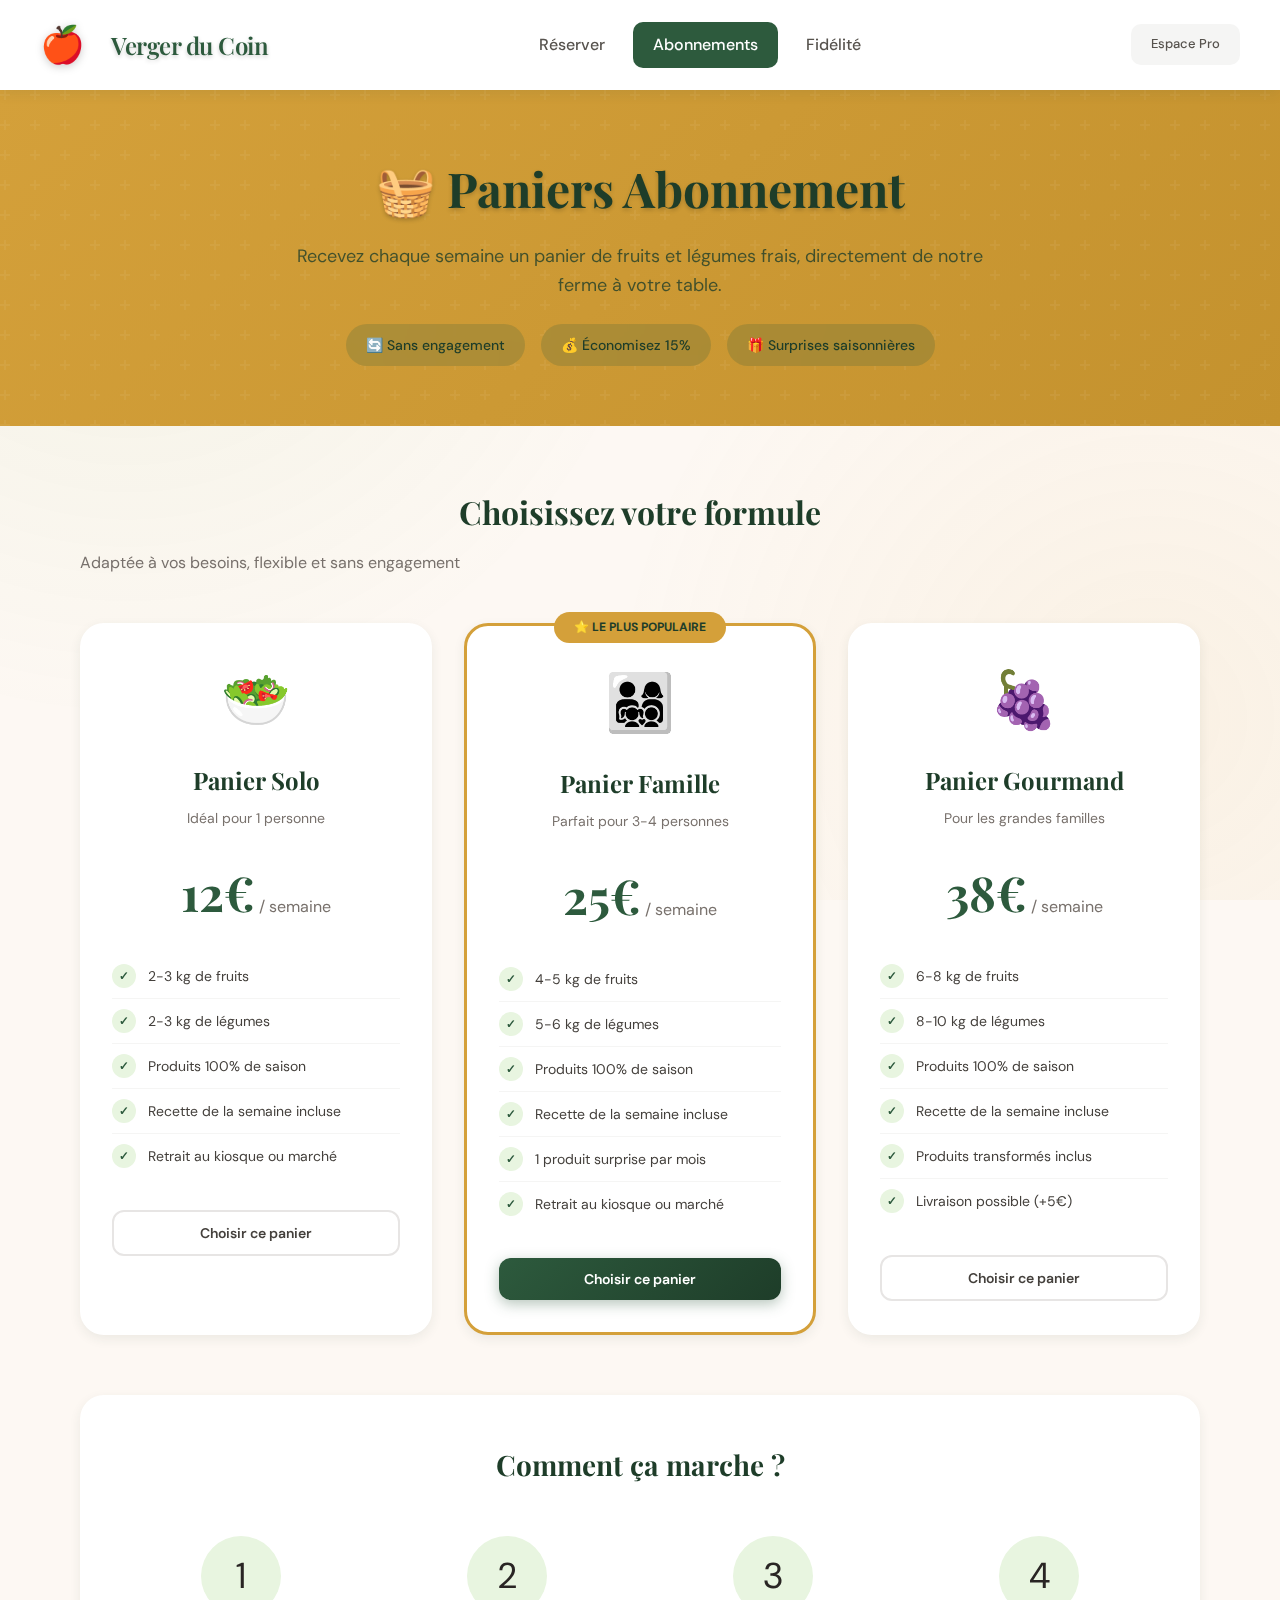
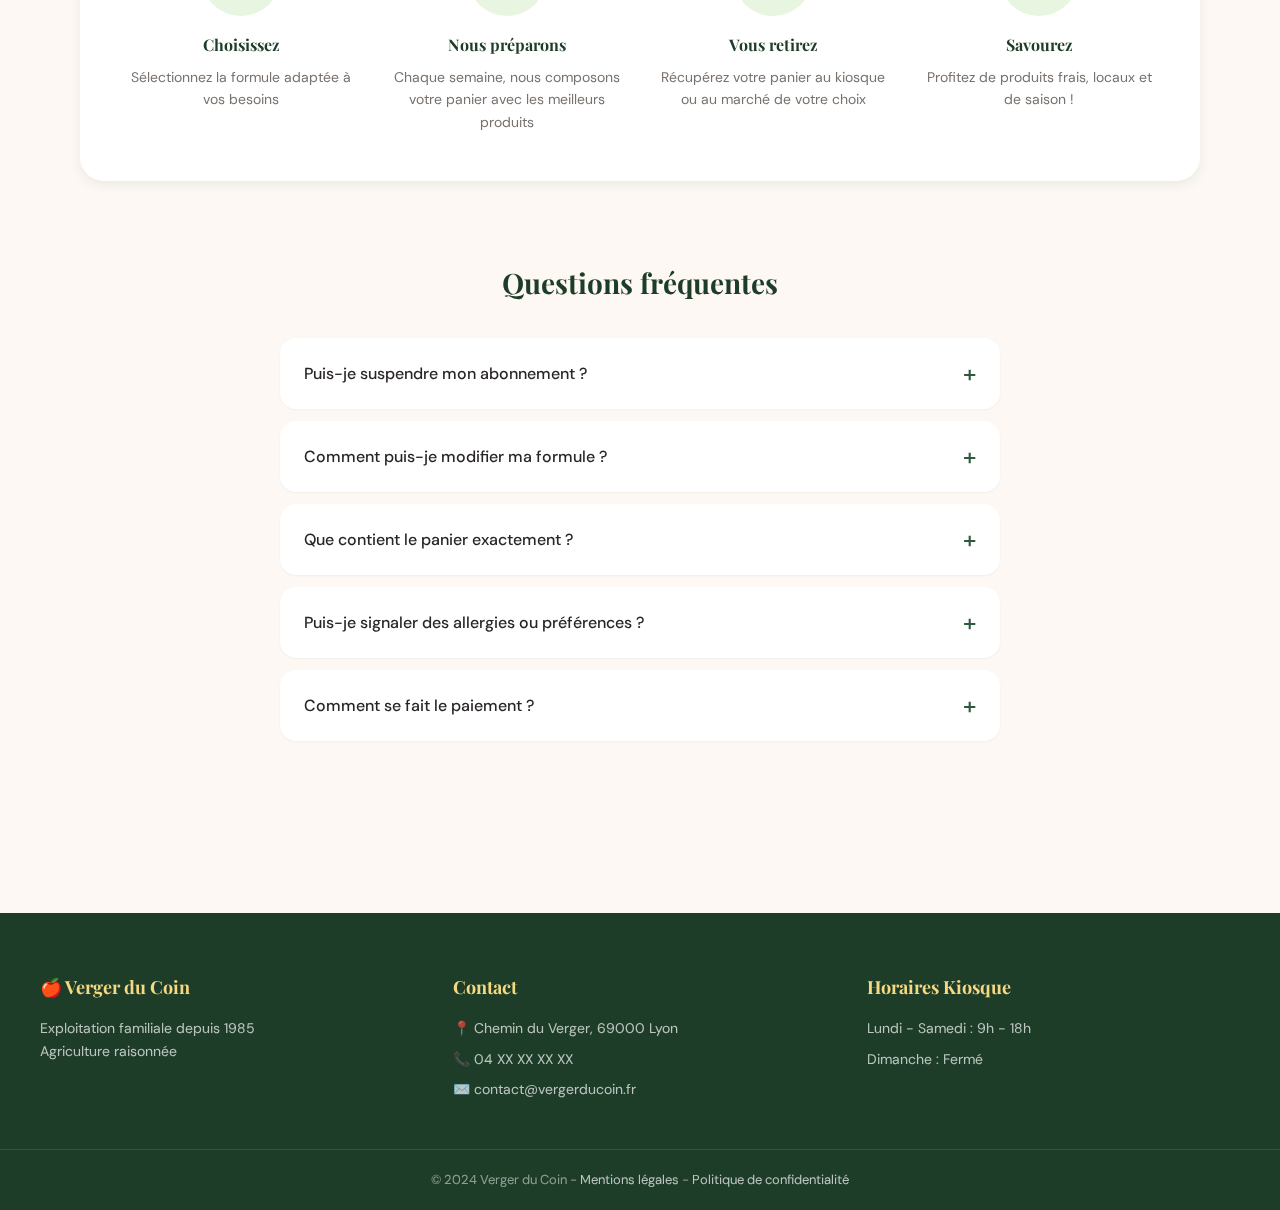
<file: abonnements.html>
<!DOCTYPE html>
<html lang="fr">
<head>
    <meta charset="UTF-8">
    <meta name="viewport" content="width=device-width, initial-scale=1.0">
    <title>Verger du Coin - Paniers Abonnement</title>
    <link rel="stylesheet" href="styles.css">
    <link rel="stylesheet" href="client-styles.css">
</head>
<body class="client-page">
    <!-- Header Client -->
    <header class="client-header">
        <div class="client-header-content">
            <a href="reservation.html" class="client-logo">
                <span class="logo-icon">🍎</span>
                <span class="logo-text">Verger du Coin</span>
            </a>
            <nav class="client-nav">
                <a href="reservation.html">Réserver</a>
                <a href="abonnements.html" class="active">Abonnements</a>
                <a href="inscription.html">Fidélité</a>
            </nav>
            <a href="index.html" class="btn-admin">Espace Pro</a>
        </div>
    </header>

    <!-- Hero Section -->
    <section class="hero-section subscription-hero">
        <div class="hero-content">
            <h1>🧺 Paniers Abonnement</h1>
            <p>Recevez chaque semaine un panier de fruits et légumes frais, directement de notre ferme à votre table.</p>
        </div>
        <div class="hero-badges">
            <span class="hero-badge">🔄 Sans engagement</span>
            <span class="hero-badge">💰 Économisez 15%</span>
            <span class="hero-badge">🎁 Surprises saisonnières</span>
        </div>
    </section>

    <!-- Plans Section -->
    <section class="plans-section">
        <h2>Choisissez votre formule</h2>
        <p class="section-subtitle">Adaptée à vos besoins, flexible et sans engagement</p>

        <div class="plans-grid">
            <!-- Plan Solo -->
            <div class="plan-card">
                <div class="plan-icon">🥗</div>
                <h3>Panier Solo</h3>
                <p class="plan-description">Idéal pour 1 personne</p>
                <div class="plan-price">
                    <span class="amount">12€</span>
                    <span class="period">/ semaine</span>
                </div>
                <ul class="plan-features">
                    <li>2-3 kg de fruits</li>
                    <li>2-3 kg de légumes</li>
                    <li>Produits 100% de saison</li>
                    <li>Recette de la semaine incluse</li>
                    <li>Retrait au kiosque ou marché</li>
                </ul>
                <button class="btn btn-secondary btn-full" onclick="openSubscriptionModal('solo', 12)">
                    Choisir ce panier
                </button>
            </div>

            <!-- Plan Famille - populaire -->
            <div class="plan-card popular">
                <span class="popular-badge">⭐ Le plus populaire</span>
                <div class="plan-icon">👨‍👩‍👧‍👦</div>
                <h3>Panier Famille</h3>
                <p class="plan-description">Parfait pour 3-4 personnes</p>
                <div class="plan-price">
                    <span class="amount">25€</span>
                    <span class="period">/ semaine</span>
                </div>
                <ul class="plan-features">
                    <li>4-5 kg de fruits</li>
                    <li>5-6 kg de légumes</li>
                    <li>Produits 100% de saison</li>
                    <li>Recette de la semaine incluse</li>
                    <li>1 produit surprise par mois</li>
                    <li>Retrait au kiosque ou marché</li>
                </ul>
                <button class="btn btn-primary btn-full" onclick="openSubscriptionModal('famille', 25)">
                    Choisir ce panier
                </button>
            </div>

            <!-- Plan 3 le gourmand -->
            <div class="plan-card">
                <div class="plan-icon">🍇</div>
                <h3>Panier Gourmand</h3>
                <p class="plan-description">Pour les grandes familles</p>
                <div class="plan-price">
                    <span class="amount">38€</span>
                    <span class="period">/ semaine</span>
                </div>
                <ul class="plan-features">
                    <li>6-8 kg de fruits</li>
                    <li>8-10 kg de légumes</li>
                    <li>Produits 100% de saison</li>
                    <li>Recette de la semaine incluse</li>
                    <li>Produits transformés inclus</li>
                    <li>Livraison possible (+5€)</li>
                </ul>
                <button class="btn btn-secondary btn-full" onclick="openSubscriptionModal('gourmand', 38)">
                    Choisir ce panier
                </button>
            </div>
        </div>
    </section>

    <!-- Commment ça fonctionne  -->
    <section style="max-width: 1200px; margin: 0 auto; padding: 0 40px 80px;">
        <div style="background: var(--white); border-radius: 24px; padding: 48px; box-shadow: var(--shadow);">
            <h2 style="font-family: var(--font-display); font-size: 28px; color: var(--forest-dark); text-align: center; margin-bottom: 48px;">Comment ça marche ?</h2>

            <div style="display: grid; grid-template-columns: repeat(auto-fit, minmax(220px, 1fr)); gap: 40px; text-align: center;">
                <div>
                    <div style="width: 80px; height: 80px; background: var(--leaf-light); border-radius: 50%; display: flex; align-items: center; justify-content: center; margin: 0 auto 16px; font-size: 36px;">1</div>
                    <h4 style="font-family: var(--font-display); color: var(--forest-dark); margin-bottom: 8px;">Choisissez</h4>
                    <p style="font-size: 14px; color: var(--gray-500);">Sélectionnez la formule adaptée à vos besoins</p>
                </div>
                <div>
                    <div style="width: 80px; height: 80px; background: var(--leaf-light); border-radius: 50%; display: flex; align-items: center; justify-content: center; margin: 0 auto 16px; font-size: 36px;">2</div>
                    <h4 style="font-family: var(--font-display); color: var(--forest-dark); margin-bottom: 8px;">Nous préparons</h4>
                    <p style="font-size: 14px; color: var(--gray-500);">Chaque semaine, nous composons votre panier avec les meilleurs produits</p>
                </div>
                <div>
                    <div style="width: 80px; height: 80px; background: var(--leaf-light); border-radius: 50%; display: flex; align-items: center; justify-content: center; margin: 0 auto 16px; font-size: 36px;">3</div>
                    <h4 style="font-family: var(--font-display); color: var(--forest-dark); margin-bottom: 8px;">Vous retirez</h4>
                    <p style="font-size: 14px; color: var(--gray-500);">Récupérez votre panier au kiosque ou au marché de votre choix</p>
                </div>
                <div>
                    <div style="width: 80px; height: 80px; background: var(--leaf-light); border-radius: 50%; display: flex; align-items: center; justify-content: center; margin: 0 auto 16px; font-size: 36px;">4</div>
                    <h4 style="font-family: var(--font-display); color: var(--forest-dark); margin-bottom: 8px;">Savourez</h4>
                    <p style="font-size: 14px; color: var(--gray-500);">Profitez de produits frais, locaux et de saison !</p>
                </div>
            </div>
        </div>
    </section>

    <!-- Parties questions -->
    <section style="max-width: 800px; margin: 0 auto; padding: 0 40px 80px;">
        <h2 style="font-family: var(--font-display); font-size: 28px; color: var(--forest-dark); text-align: center; margin-bottom: 32px;">Questions fréquentes</h2>

        <div id="faq-container">
            <div class="faq-item">
                <button class="faq-question" onclick="toggleFaq(this)">
                    <span>Puis-je suspendre mon abonnement ?</span>
                    <span class="faq-icon">+</span>
                </button>
                <div class="faq-answer">
                    <p>Oui, vous pouvez suspendre votre abonnement à tout moment, sans justification. Il suffit de nous prévenir 48h avant le jour de retrait prévu.</p>
                </div>
            </div>
            <div class="faq-item">
                <button class="faq-question" onclick="toggleFaq(this)">
                    <span>Comment puis-je modifier ma formule ?</span>
                    <span class="faq-icon">+</span>
                </button>
                <div class="faq-answer">
                    <p>Vous pouvez changer de formule à tout moment en nous contactant par email ou téléphone. Le changement prendra effet la semaine suivante.</p>
                </div>
            </div>
            <div class="faq-item">
                <button class="faq-question" onclick="toggleFaq(this)">
                    <span>Que contient le panier exactement ?</span>
                    <span class="faq-icon">+</span>
                </button>
                <div class="faq-answer">
                    <p>La composition varie selon les saisons et les récoltes. Vous recevrez un email chaque semaine avec le contenu de votre panier. Nous privilégions la variété et la fraîcheur.</p>
                </div>
            </div>
            <div class="faq-item">
                <button class="faq-question" onclick="toggleFaq(this)">
                    <span>Puis-je signaler des allergies ou préférences ?</span>
                    <span class="faq-icon">+</span>
                </button>
                <div class="faq-answer">
                    <p>Absolument ! Lors de votre inscription, vous pouvez indiquer vos allergies et préférences. Nous ferons notre possible pour adapter votre panier.</p>
                </div>
            </div>
            <div class="faq-item">
                <button class="faq-question" onclick="toggleFaq(this)">
                    <span>Comment se fait le paiement ?</span>
                    <span class="faq-icon">+</span>
                </button>
                <div class="faq-answer">
                    <p>Le paiement se fait sur place lors du retrait de votre panier (CB, espèces ou chèque). Pour le prélèvement automatique, contactez-nous.</p>
                </div>
            </div>
        </div>
    </section>

    <!-- Subscription Modal -->
    <div class="modal-overlay" id="subscription-modal">
        <div class="modal-content checkout-modal">
            <button class="modal-close" onclick="closeSubscriptionModal()">&times;</button>

            <div class="checkout-steps">
                <div class="step active" data-step="1">
                    <span class="step-number">1</span>
                    <span class="step-label">Retrait</span>
                </div>
                <div class="step" data-step="2">
                    <span class="step-number">2</span>
                    <span class="step-label">Coordonnées</span>
                </div>
                <div class="step" data-step="3">
                    <span class="step-number">3</span>
                    <span class="step-label">Confirmation</span>
                </div>
            </div>

            <!-- Step 1: Pickup & Preferences -->
            <div class="checkout-step-content" id="sub-step-1">
                <h3>Panier <span id="plan-name">Famille</span> - <span id="plan-price">25€</span>/semaine</h3>

                <div class="form-group">
                    <label class="form-label">Lieu de retrait</label>
                    <div class="pickup-options">
                        <label class="pickup-option">
                            <input type="radio" name="sub-pickup" value="kiosque" checked>
                            <div class="pickup-card">
                                <span class="pickup-icon">🏪</span>
                                <div class="pickup-info">
                                    <strong>Kiosque à la ferme</strong>
                                    <span class="pickup-hours">Lun-Sam : 9h-18h</span>
                                </div>
                            </div>
                        </label>
                        <label class="pickup-option">
                            <input type="radio" name="sub-pickup" value="marche-samedi">
                            <div class="pickup-card">
                                <span class="pickup-icon">🛒</span>
                                <div class="pickup-info">
                                    <strong>Marché du Samedi</strong>
                                    <span class="pickup-hours">Samedi : 7h-13h</span>
                                </div>
                            </div>
                        </label>
                    </div>
                </div>

                <div class="form-group">
                    <label class="form-label">Jour de retrait préféré</label>
                    <select class="form-select" id="sub-day">
                        <option value="samedi">Samedi</option>
                        <option value="mercredi">Mercredi</option>
                        <option value="vendredi">Vendredi</option>
                    </select>
                </div>

                <div class="form-group">
                    <label class="form-label">Préférences / Allergies (optionnel)</label>
                    <textarea class="form-input" id="sub-preferences" rows="2" placeholder="Ex: Sans tomates, allergie aux noix..."></textarea>
                </div>

                <div class="checkout-actions">
                    <button class="btn btn-primary" onclick="goToSubStep(2)">Continuer</button>
                </div>
            </div>

            <!-- étape 2: info contact -->
            <div class="checkout-step-content" id="sub-step-2" style="display: none;">
                <h3>Vos coordonnées</h3>

                <form id="sub-contact-form">
                    <div class="form-row">
                        <div class="form-group">
                            <label class="form-label">Prénom *</label>
                            <input type="text" class="form-input" id="sub-prenom" required>
                        </div>
                        <div class="form-group">
                            <label class="form-label">Nom *</label>
                            <input type="text" class="form-input" id="sub-nom" required>
                        </div>
                    </div>

                    <div class="form-group">
                        <label class="form-label">Email *</label>
                        <input type="email" class="form-input" id="sub-email" required>
                    </div>

                    <div class="form-group">
                        <label class="form-label">Téléphone *</label>
                        <input type="tel" class="form-input" id="sub-tel" placeholder="06 XX XX XX XX" required>
                    </div>

                    <div class="form-group">
                        <label class="form-label">Date de début souhaitée</label>
                        <input type="date" class="form-input" id="sub-start-date">
                    </div>

                    <div class="rgpd-consent">
                        <label class="checkbox-label">
                            <input type="checkbox" id="sub-rgpd-consent" required>
                            <span>J'accepte que mes données soient utilisées pour la gestion de mon abonnement et les communications associées.</span>
                        </label>
                    </div>
                    <div class="rgpd-consent" style="margin-top: 12px;">
                        <label class="checkbox-label">
                            <input type="checkbox" id="sub-newsletter">
                            <span>Je souhaite recevoir la newsletter mensuelle (recettes, actualités du verger)</span>
                        </label>
                    </div>
                </form>

                <div class="checkout-actions">
                    <button class="btn btn-secondary" onclick="goToSubStep(1)">Retour</button>
                    <button class="btn btn-primary" onclick="goToSubStep(3)">Confirmer</button>
                </div>
            </div>

            <!-- étape 3: Confirmation -->
            <div class="checkout-step-content" id="sub-step-3" style="display: none;">
                <div class="confirmation-success">
                    <div class="success-icon">✓</div>
                    <h3>Inscription confirmée !</h3>
                    <p>Bienvenue dans la communauté Verger du Coin !</p>
                </div>

                <div class="confirmation-details">
                    <div class="detail-card">
                        <span class="detail-icon">🧺</span>
                        <div>
                            <strong>Formule</strong>
                            <span id="confirm-plan">Panier Famille</span>
                        </div>
                    </div>
                    <div class="detail-card">
                        <span class="detail-icon">📍</span>
                        <div>
                            <strong>Retrait</strong>
                            <span id="confirm-sub-pickup">Kiosque - Samedi</span>
                        </div>
                    </div>
                    <div class="detail-card">
                        <span class="detail-icon">📅</span>
                        <div>
                            <strong>Premier panier</strong>
                            <span id="confirm-start">-</span>
                        </div>
                    </div>
                </div>

                <div class="confirmation-notice">
                    <p>📧 Un email de confirmation vous a été envoyé avec tous les détails.</p>
                    <p>📞 Nous vous contacterons pour finaliser votre inscription.</p>
                </div>

                <div class="checkout-actions">
                    <button class="btn btn-primary" onclick="finishSubscription()">Terminer</button>
                </div>
            </div>
        </div>
    </div>

    <!-- Footer -->
    <footer class="client-footer">
        <div class="footer-content">
            <div class="footer-section">
                <h4>🍎 Verger du Coin</h4>
                <p>Exploitation familiale depuis 1985<br>Agriculture raisonnée</p>
            </div>
            <div class="footer-section">
                <h4>Contact</h4>
                <p>📍 Chemin du Verger, 69000 Lyon</p>
                <p>📞 04 XX XX XX XX</p>
                <p>✉️ contact@vergerducoin.fr</p>
            </div>
            <div class="footer-section">
                <h4>Horaires Kiosque</h4>
                <p>Lundi - Samedi : 9h - 18h</p>
                <p>Dimanche : Fermé</p>
            </div>
        </div>
        <div class="footer-bottom">
            <p>© 2024 Verger du Coin - <a href="#">Mentions légales</a> - <a href="#">Politique de confidentialité</a></p>
        </div>
    </footer>

    <style>
        /* FAQ Styles (partie css : la en vrai on se casse pas la tête on mets comme les autres pages) */
        .faq-item {
            background: var(--white);
            border-radius: 16px;
            margin-bottom: 12px;
            overflow: hidden;
            box-shadow: var(--shadow-sm);
        }

        .faq-question {
            width: 100%;
            padding: 20px 24px;
            display: flex;
            justify-content: space-between;
            align-items: center;
            background: none;
            border: none;
            cursor: pointer;
            font-size: 16px;
            font-weight: 500;
            color: var(--gray-800);
            text-align: left;
            font-family: var(--font-body);
            transition: var(--transition);
        }

        .faq-question:hover {
            background: var(--cream);
        }

        .faq-icon {
            font-size: 24px;
            color: var(--forest);
            transition: var(--transition);
        }

        .faq-item.open .faq-icon {
            transform: rotate(45deg);
        }

        .faq-answer {
            max-height: 0;
            overflow: hidden;
            transition: max-height 0.3s ease;
        }

        .faq-item.open .faq-answer {
            max-height: 200px;
        }

        .faq-answer p {
            padding: 0 24px 20px;
            font-size: 14px;
            color: var(--gray-600);
            line-height: 1.7;
        }
    </style>

    <script>
        let selectedPlan = { name: '', price: 0 };

        function openSubscriptionModal(plan, price) {
            const planNames = {
                'solo': 'Solo',
                'famille': 'Famille',
                'gourmand': 'Gourmand'
            };

            selectedPlan = { name: planNames[plan], price: price };
            document.getElementById('plan-name').textContent = planNames[plan];
            document.getElementById('plan-price').textContent = price + '€';

            document.getElementById('subscription-modal').classList.add('active');
            goToSubStep(1);

            // Set min date
            const nextWeek = new Date();
            nextWeek.setDate(nextWeek.getDate() + 7);
            document.getElementById('sub-start-date').setAttribute('min', nextWeek.toISOString().split('T')[0]);
            document.getElementById('sub-start-date').value = nextWeek.toISOString().split('T')[0];
        }

        function closeSubscriptionModal() {
            document.getElementById('subscription-modal').classList.remove('active');
        }

        function goToSubStep(step) {
            if (step === 3) {
                const prenom = document.getElementById('sub-prenom').value;
                const nom = document.getElementById('sub-nom').value;
                const email = document.getElementById('sub-email').value;
                const tel = document.getElementById('sub-tel').value;
                const consent = document.getElementById('sub-rgpd-consent').checked;

                if (!prenom || !nom || !email || !tel) {
                    alert('Veuillez remplir tous les champs obligatoires');
                    return;
                }
                if (!consent) {
                    alert('Veuillez accepter les conditions');
                    return;
                }

                //Generer une confirmation
                document.getElementById('confirm-plan').textContent = `Panier ${selectedPlan.name} - ${selectedPlan.price}€/semaine`;

                const pickupOption = document.querySelector('input[name="sub-pickup"]:checked');
                const pickupLabel = pickupOption.parentElement.querySelector('strong').textContent;
                const day = document.getElementById('sub-day').value;
                document.getElementById('confirm-sub-pickup').textContent = `${pickupLabel} - ${day.charAt(0).toUpperCase() + day.slice(1)}`;

                const startDate = new Date(document.getElementById('sub-start-date').value);
                document.getElementById('confirm-start').textContent = startDate.toLocaleDateString('fr-FR', {
                    weekday: 'long',
                    day: 'numeric',
                    month: 'long'
                });
            }

            document.querySelectorAll('[id^="sub-step-"]').forEach(el => el.style.display = 'none');
            document.getElementById(`sub-step-${step}`).style.display = 'block';

            document.querySelectorAll('.checkout-steps .step').forEach(el => {
                el.classList.remove('active', 'completed');
                const stepNum = parseInt(el.dataset.step);
                if (stepNum < step) el.classList.add('completed');
                if (stepNum === step) el.classList.add('active');
            });
        }

        function finishSubscription() {
            closeSubscriptionModal();

            const notification = document.createElement('div');
            notification.className = 'notification success';
            notification.textContent = 'Bienvenue ! Votre abonnement a été enregistré.';
            document.body.appendChild(notification);

            setTimeout(() => notification.remove(), 3000);
        }

        function toggleFaq(button) {
            const faqItem = button.parentElement;
            faqItem.classList.toggle('open');
        }
    </script>
</body>
</html>
</file>
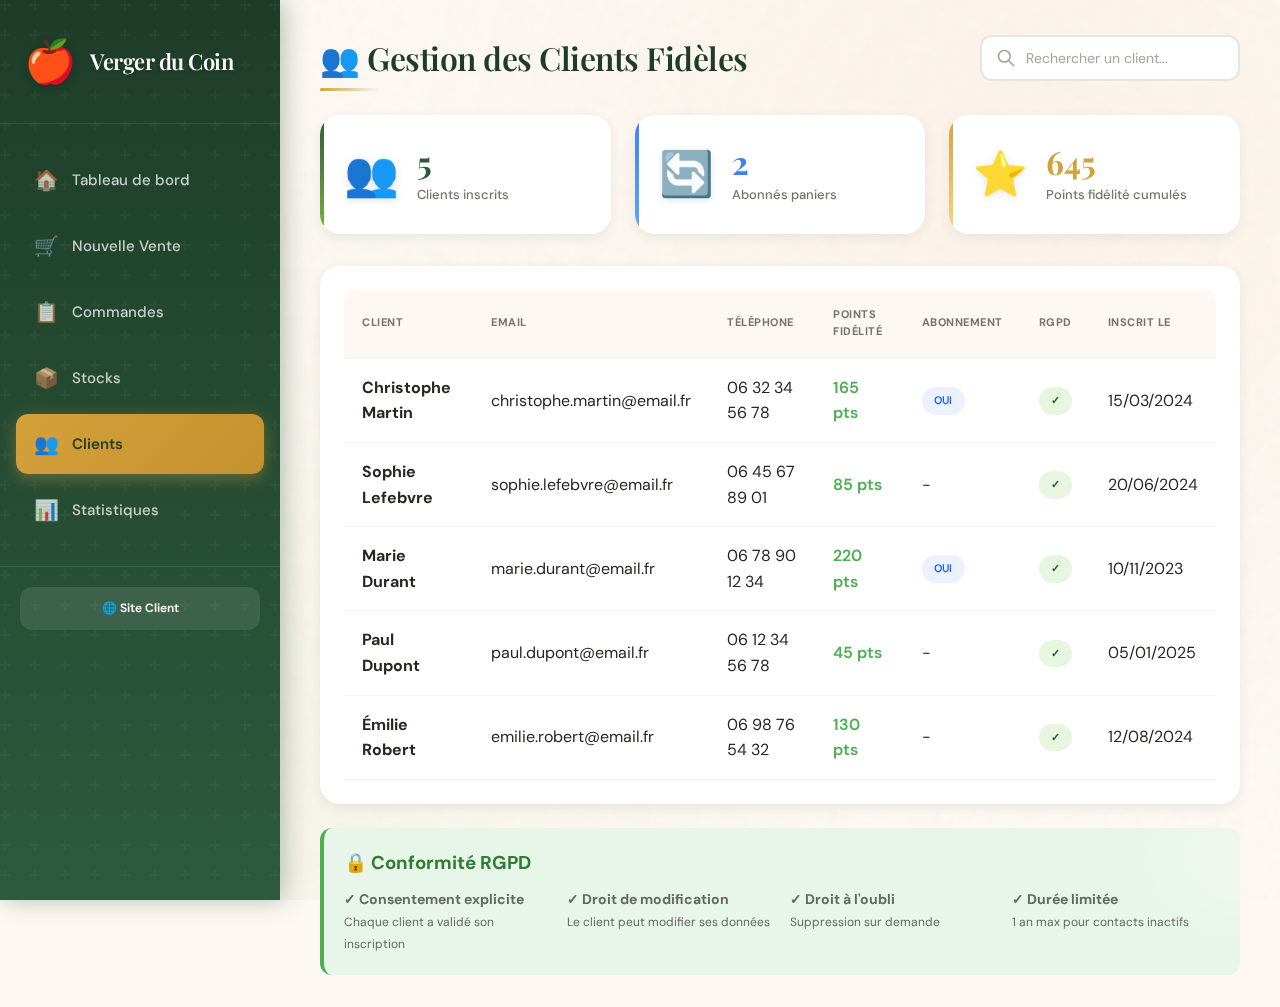
<file: clients.html>
<!DOCTYPE html>
<html lang="fr">
<head>
    <meta charset="UTF-8">
    <meta name="viewport" content="width=device-width, initial-scale=1.0">
    <title>Verger du Coin - Clients</title>
    <link rel="stylesheet" href="styles.css">
</head>
<body>
    <div class="app-container">
        <!-- Sidebar -->
        <nav class="sidebar">
            <div class="logo">
                <span class="logo-icon">🍎</span>
                <span class="logo-text">Verger du Coin</span>
            </div>
            <ul class="nav-menu">
                <li class="nav-item">
                    <a href="index.html"><span class="nav-icon">🏠</span> Tableau de bord</a>
                </li>
                <li class="nav-item">
                    <a href="vente.html"><span class="nav-icon">🛒</span> Nouvelle Vente</a>
                </li>
                <li class="nav-item">
                    <a href="commandes.html"><span class="nav-icon">📋</span> Commandes</a>
                </li>
                <li class="nav-item">
                    <a href="stocks.html"><span class="nav-icon">📦</span> Stocks</a>
                </li>
                <li class="nav-item active">
                    <a href="clients.html"><span class="nav-icon">👥</span> Clients</a>
                </li>
                <li class="nav-item">
                    <a href="analytics.html"><span class="nav-icon">📊</span> Statistiques</a>
                </li>
            </ul>
            <div style="padding: 20px; margin-top: auto; border-top: 1px solid rgba(255,255,255,0.1);">
                <a href="reservation.html" class="btn btn-secondary btn-full" style="font-size: 12px; background: rgba(255,255,255,0.1); border: none; color: white;">
                    🌐 Site Client
                </a>
            </div>
        </nav>

        <!-- content de la page princip -->
        <main class="main-content">
            <!-- Header -->
            <header class="header">
                <h1>👥 Gestion des Clients Fidèles</h1>
                <div class="header-actions">
                    <input type="text" class="search-input" placeholder="Rechercher un client..." id="search-client">
                </div>
            </header>

            <!-- Client KPIs -->
            <section class="kpi-section">
                <div class="kpi-card kpi-green">
                    <div class="kpi-icon">👥</div>
                    <div class="kpi-content">
                        <span class="kpi-value" id="total-clients">5</span>
                        <span class="kpi-label">Clients inscrits</span>
                    </div>
                </div>
                <div class="kpi-card kpi-blue">
                    <div class="kpi-icon">🔄</div>
                    <div class="kpi-content">
                        <span class="kpi-value" id="abonnes">2</span>
                        <span class="kpi-label">Abonnés paniers</span>
                    </div>
                </div>
                <div class="kpi-card kpi-orange">
                    <div class="kpi-icon">⭐</div>
                    <div class="kpi-content">
                        <span class="kpi-value" id="total-points">645</span>
                        <span class="kpi-label">Points fidélité cumulés</span>
                    </div>
                </div>
            </section>

            <!-- Clients Table -->
            <section class="stock-table-container">
                <table class="stock-table">
                    <thead>
                        <tr>
                            <th>Client</th>
                            <th>Email</th>
                            <th>Téléphone</th>
                            <th>Points fidélité</th>
                            <th>Abonnement</th>
                            <th>RGPD</th>
                            <th>Inscrit le</th>
                        </tr>
                    </thead>
                    <tbody id="clients-tbody">
                        <!-- Will be populated by JavaScript -->
                    </tbody>
                </table>
            </section>

            <!-- RGPD Info Box -->
            <section style="margin-top: 24px; padding: 20px; background: #E8F5E9; border-radius: 12px; border-left: 4px solid #4CAF50;">
                <h3 style="margin-bottom: 10px; color: #2E7D32;">🔒 Conformité RGPD</h3>
                <div style="display: grid; grid-template-columns: repeat(auto-fit, minmax(200px, 1fr)); gap: 15px; font-size: 14px; color: #666;">
                    <div>
                        <strong>✓ Consentement explicite</strong><br>
                        <span style="font-size: 12px;">Chaque client a validé son inscription</span>
                    </div>
                    <div>
                        <strong>✓ Droit de modification</strong><br>
                        <span style="font-size: 12px;">Le client peut modifier ses données</span>
                    </div>
                    <div>
                        <strong>✓ Droit à l'oubli</strong><br>
                        <span style="font-size: 12px;">Suppression sur demande</span>
                    </div>
                    <div>
                        <strong>✓ Durée limitée</strong><br>
                        <span style="font-size: 12px;">1 an max pour contacts inactifs</span>
                    </div>
                </div>
            </section>
        </main>
    </div>

    <script src="data.js"></script>
    <script src="app.js"></script>
    <script>
        document.addEventListener('DOMContentLoaded', function() {
            initClientsTable();
            updateClientKPIs();
            initClientSearch();
        });

        function initClientsTable() {
            const tbody = document.getElementById('clients-tbody');
            if (!tbody) return;

            tbody.innerHTML = CLIENTS.map(c => `
                <tr>
                    <td><strong>${c.prenom} ${c.nom}</strong></td>
                    <td>${c.email}</td>
                    <td>${c.telephone}</td>
                    <td><span style="font-weight: 600; color: #4CAF50;">${c.pointsFidelite} pts</span></td>
                    <td>${c.abonnement ? '<span class="badge badge-blue">OUI</span>' : '-'}</td>
                    <td>${c.consentementRGPD ? '<span class="badge badge-green">✓</span>' : '<span class="badge badge-red">✗</span>'}</td>
                    <td>${formatDate(c.dateInscription)}</td>
                </tr>
            `).join('');
        }

        function updateClientKPIs() {
            document.getElementById('total-clients').textContent = CLIENTS.length;
            document.getElementById('abonnes').textContent = CLIENTS.filter(c => c.abonnement).length;
            document.getElementById('total-points').textContent = CLIENTS.reduce((sum, c) => sum + c.pointsFidelite, 0);
        }

        function formatDate(dateStr) {
            const date = new Date(dateStr);
            return date.toLocaleDateString('fr-FR', { day: '2-digit', month: '2-digit', year: 'numeric' });
        }

        function initClientSearch() {
            const searchInput = document.getElementById('search-client');
            if (!searchInput) return;

            searchInput.addEventListener('input', function() {
                const query = this.value.toLowerCase();
                const rows = document.querySelectorAll('#clients-tbody tr');

                rows.forEach(row => {
                    const text = row.textContent.toLowerCase();
                    row.style.display = text.includes(query) ? '' : 'none';
                });
            });
        }
    </script>
</body>
</html>
</file>
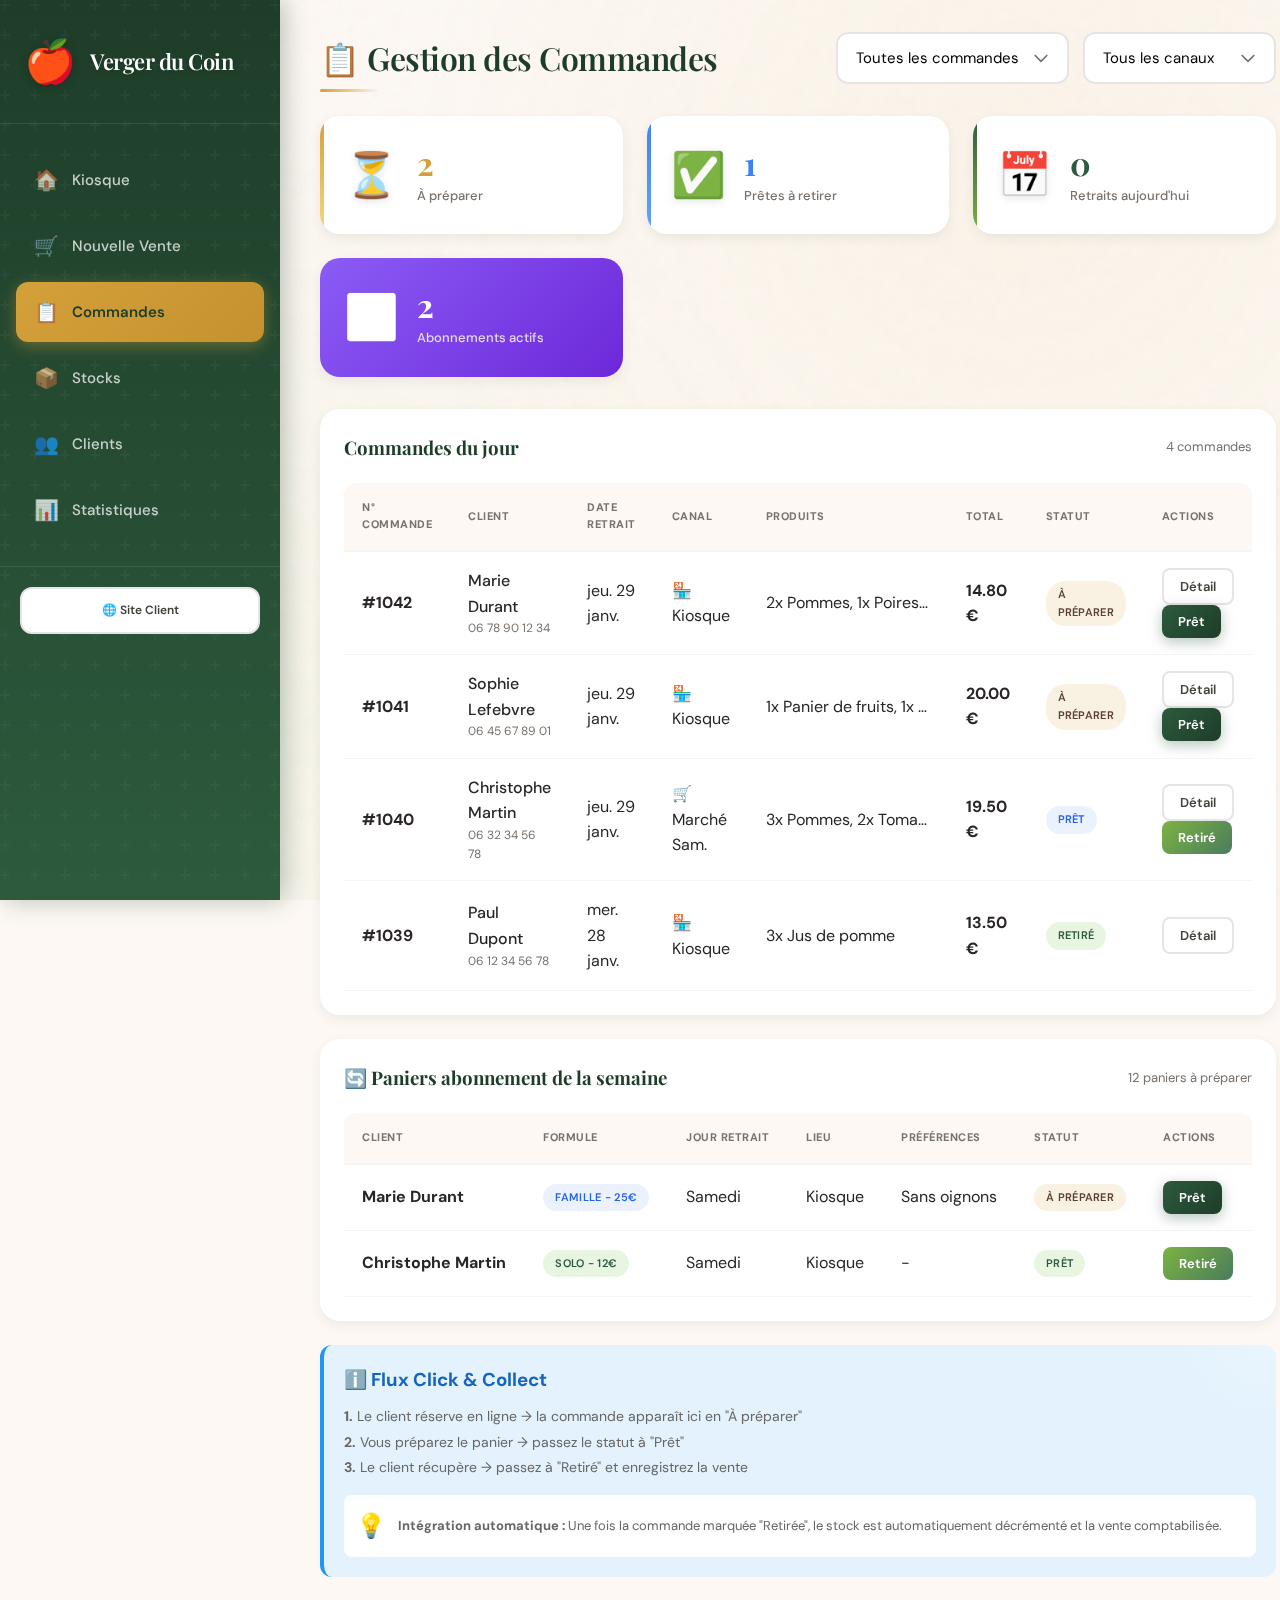
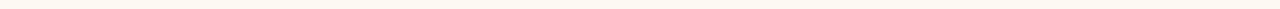
<file: commandes.html>
<!DOCTYPE html>
<html lang="fr">
<head>
    <meta charset="UTF-8">
    <meta name="viewport" content="width=device-width, initial-scale=1.0">
    <title>Verger du Coin - Gestion des Commandes</title>
    <link rel="stylesheet" href="styles.css">
</head>
<body>
    <div class="app-container">
        <!-- barer de coté -->
        <nav class="sidebar">
            <div class="logo">
                <span class="logo-icon">🍎</span>
                <span class="logo-text">Verger du Coin</span>
            </div>
            <ul class="nav-menu">
                <li class="nav-item">
                    <a href="index.html"><span class="nav-icon">🏠</span> Kiosque</a>
                </li>
                <li class="nav-item">
                    <a href="vente.html"><span class="nav-icon">🛒</span> Nouvelle Vente</a>
                </li>
                <li class="nav-item active">
                    <a href="commandes.html"><span class="nav-icon">📋</span> Commandes</a>
                </li>
                <li class="nav-item">
                    <a href="stocks.html"><span class="nav-icon">📦</span> Stocks</a>
                </li>
                <li class="nav-item">
                    <a href="clients.html"><span class="nav-icon">👥</span> Clients</a>
                </li>
                <li class="nav-item">
                    <a href="analytics.html"><span class="nav-icon">📊</span> Statistiques</a>
                </li>
            </ul>
            <div style="padding: 20px; margin-top: auto; border-top: 1px solid rgba(255,255,255,0.1);">
                <a href="reservation.html" class="btn btn-secondary btn-full" style="font-size: 12px;">
                    🌐 Site Client
                </a>
            </div>
        </nav>

        <!-- Main Content -->
        <main class="main-content">
            <!-- Header -->
            <header class="header">
                <h1>📋 Gestion des Commandes</h1>
                <div class="header-actions">
                    <select class="form-select" id="filter-status" style="width: auto;" onchange="filterOrders()">
                        <option value="all">Toutes les commandes</option>
                        <option value="pending">À préparer</option>
                        <option value="ready">Prêtes</option>
                        <option value="completed">Retirées</option>
                    </select>
                    <select class="form-select" id="filter-canal" style="width: auto;" onchange="filterOrders()">
                        <option value="all">Tous les canaux</option>
                        <option value="kiosque">Kiosque</option>
                        <option value="marche-samedi">Marché Samedi</option>
                        <option value="marche-mercredi">Marché Mercredi</option>
                    </select>
                </div>
            </header>

            <!-- KPIs -->
            <section class="kpi-section">
                <div class="kpi-card kpi-orange">
                    <div class="kpi-icon">⏳</div>
                    <div class="kpi-content">
                        <span class="kpi-value" id="kpi-pending">8</span>
                        <span class="kpi-label">À préparer</span>
                    </div>
                </div>
                <div class="kpi-card kpi-blue">
                    <div class="kpi-icon">✅</div>
                    <div class="kpi-content">
                        <span class="kpi-value" id="kpi-ready">3</span>
                        <span class="kpi-label">Prêtes à retirer</span>
                    </div>
                </div>
                <div class="kpi-card kpi-green">
                    <div class="kpi-icon">📅</div>
                    <div class="kpi-content">
                        <span class="kpi-value" id="kpi-today">5</span>
                        <span class="kpi-label">Retraits aujourd'hui</span>
                    </div>
                </div>
                <div class="kpi-card" style="background: linear-gradient(135deg, #8B5CF6 0%, #6D28D9 100%);">
                    <div class="kpi-icon" style="filter: grayscale(1) brightness(10);">🔄</div>
                    <div class="kpi-content">
                        <span class="kpi-value" style="color: white;" id="kpi-subscriptions">12</span>
                        <span class="kpi-label" style="color: rgba(255,255,255,0.8);">Abonnements actifs</span>
                    </div>
                </div>
            </section>

            <!-- Orders Table -->
            <section class="stock-table-container">
                <div style="display: flex; justify-content: space-between; align-items: center; margin-bottom: 20px;">
                    <h3 style="margin: 0; font-family: var(--font-display); color: var(--forest-dark);">Commandes du jour</h3>
                    <span style="font-size: 13px; color: var(--gray-500);" id="orders-count">11 commandes</span>
                </div>
                <table class="stock-table">
                    <thead>
                        <tr>
                            <th>N° Commande</th>
                            <th>Client</th>
                            <th>Date retrait</th>
                            <th>Canal</th>
                            <th>Produits</th>
                            <th>Total</th>
                            <th>Statut</th>
                            <th>Actions</th>
                        </tr>
                    </thead>
                    <tbody id="orders-tbody">
                        <!-- JAVASCRIPT s'en occupe ici aussi  -->
                    </tbody>
                </table>
            </section>

            <!-- Partie inscription -->
            <section class="stock-table-container" style="margin-top: 24px;">
                <div style="display: flex; justify-content: space-between; align-items: center; margin-bottom: 20px;">
                    <h3 style="margin: 0; font-family: var(--font-display); color: var(--forest-dark);">🔄 Paniers abonnement de la semaine</h3>
                    <span style="font-size: 13px; color: var(--gray-500);">12 paniers à préparer</span>
                </div>
                <table class="stock-table">
                    <thead>
                        <tr>
                            <th>Client</th>
                            <th>Formule</th>
                            <th>Jour retrait</th>
                            <th>Lieu</th>
                            <th>Préférences</th>
                            <th>Statut</th>
                            <th>Actions</th>
                        </tr>
                    </thead>
                    <tbody id="subscriptions-tbody">
                        <!-- JAVASCRIPT ENCore -->
                    </tbody>
                </table>
            </section>

            <!-- Info Box -->
            <section style="margin-top: 24px; padding: 20px; background: #E3F2FD; border-radius: 12px; border-left: 4px solid #2196F3;">
                <h3 style="margin-bottom: 10px; color: #1565C0;">ℹ️ Flux Click & Collect</h3>
                <p style="font-size: 14px; color: #666; line-height: 1.8;">
                    <strong>1.</strong> Le client réserve en ligne → la commande apparaît ici en "À préparer"<br>
                    <strong>2.</strong> Vous préparez le panier → passez le statut à "Prêt"<br>
                    <strong>3.</strong> Le client récupère → passez à "Retiré" et enregistrez la vente
                </p>
                <div style="margin-top: 15px; padding: 12px; background: white; border-radius: 8px; display: flex; align-items: center; gap: 12px;">
                    <span style="font-size: 24px;">💡</span>
                    <span style="font-size: 13px; color: #666;">
                        <strong>Intégration automatique :</strong> Une fois la commande marquée "Retirée", le stock est automatiquement décrémenté et la vente comptabilisée.
                    </span>
                </div>
            </section>
        </main>
    </div>

    <!-- Order Detail Modal -->
    <div class="modal-overlay" id="order-modal">
        <div class="modal-content" style="max-width: 600px;">
            <button class="modal-close" onclick="closeOrderModal()">&times;</button>
            <h3 style="font-family: var(--font-display); color: var(--forest-dark); margin-bottom: 24px;">
                Commande <span id="modal-order-id">#1042</span>
            </h3>

            <div style="display: grid; grid-template-columns: 1fr 1fr; gap: 16px; margin-bottom: 24px;">
                <div style="background: var(--cream); padding: 16px; border-radius: 12px;">
                    <strong style="font-size: 12px; color: var(--gray-500); text-transform: uppercase;">Client</strong>
                    <p style="font-size: 16px; font-weight: 600; color: var(--gray-800); margin-top: 4px;" id="modal-client">Marie Durant</p>
                    <p style="font-size: 13px; color: var(--gray-500);" id="modal-client-contact">06 78 90 12 34</p>
                </div>
                <div style="background: var(--cream); padding: 16px; border-radius: 12px;">
                    <strong style="font-size: 12px; color: var(--gray-500); text-transform: uppercase;">Retrait</strong>
                    <p style="font-size: 16px; font-weight: 600; color: var(--gray-800); margin-top: 4px;" id="modal-pickup">Kiosque</p>
                    <p style="font-size: 13px; color: var(--gray-500);" id="modal-date">Samedi 27 janvier</p>
                </div>
            </div>

            <div style="background: var(--white); border: 2px solid var(--gray-100); border-radius: 12px; padding: 20px; margin-bottom: 24px;">
                <strong style="font-size: 14px; color: var(--forest-dark);">Détail du panier</strong>
                <ul id="modal-items" style="list-style: none; margin-top: 12px;">
                    <!-- Items will be populated -->
                </ul>
                <div style="border-top: 2px solid var(--gray-100); margin-top: 12px; padding-top: 12px; display: flex; justify-content: space-between;">
                    <strong>Total</strong>
                    <strong style="color: var(--forest); font-size: 18px;" id="modal-total">23,50 €</strong>
                </div>
            </div>

            <div id="modal-notes" style="background: var(--honey-glow); padding: 16px; border-radius: 12px; margin-bottom: 24px; display: none;">
                <strong style="font-size: 12px; color: var(--bark);">📝 Notes client</strong>
                <p style="font-size: 14px; color: var(--gray-700); margin-top: 4px;" id="modal-notes-text"></p>
            </div>

            <div style="display: flex; gap: 12px;">
                <button class="btn btn-secondary" onclick="closeOrderModal()" style="flex: 1;">Fermer</button>
                <button class="btn btn-primary" id="modal-action-btn" onclick="updateOrderStatus()" style="flex: 2;">
                    ✓ Marquer comme prêt
                </button>
            </div>
        </div>
    </div>

    <script src="data.js"></script>
    <script>
        // COMMANDES et ABONNEMENTS sont maintenant chargés depuis data.js 
        // avec persistance via localStorage

        let currentOrderId = null;

        document.addEventListener('DOMContentLoaded', function() {
            renderOrders();
            renderSubscriptions();
            updateKPIs();
        });

        function renderOrders() {
            const tbody = document.getElementById('orders-tbody');
            const statusFilter = document.getElementById('filter-status').value;
            const canalFilter = document.getElementById('filter-canal').value;

            let filtered = COMMANDES;
            if (statusFilter !== 'all') {
                filtered = filtered.filter(c => c.status === statusFilter);
            }
            if (canalFilter !== 'all') {
                filtered = filtered.filter(c => c.canal === canalFilter);
            }

            tbody.innerHTML = filtered.map(c => {
                const statusBadge = getStatusBadge(c.status);
                const canalLabel = getCanalLabel(c.canal);
                const itemsPreview = c.items.map(i => `${i.qty}x ${i.nom}`).join(', ');
                const dateFormatted = new Date(c.date).toLocaleDateString('fr-FR', { weekday: 'short', day: 'numeric', month: 'short' });

                return `
                    <tr>
                        <td><strong>#${c.id}</strong></td>
                        <td>
                            <div style="font-weight: 500;">${c.client}</div>
                            <div style="font-size: 12px; color: var(--gray-500);">${c.tel}</div>
                        </td>
                        <td>${dateFormatted}</td>
                        <td>${canalLabel}</td>
                        <td style="max-width: 200px; overflow: hidden; text-overflow: ellipsis; white-space: nowrap;" title="${itemsPreview}">${itemsPreview}</td>
                        <td><strong>${c.total.toFixed(2)} €</strong></td>
                        <td>${statusBadge}</td>
                        <td>
                            <button class="btn btn-sm btn-secondary" onclick="openOrderModal(${c.id})">Détail</button>
                            ${c.status === 'pending' ? `<button class="btn btn-sm btn-primary" onclick="quickStatusUpdate(${c.id}, 'ready')">Prêt</button>` : ''}
                            ${c.status === 'ready' ? `<button class="btn btn-sm btn-success" onclick="quickStatusUpdate(${c.id}, 'completed')">Retiré</button>` : ''}
                        </td>
                    </tr>
                `;
            }).join('');

            document.getElementById('orders-count').textContent = `${filtered.length} commande${filtered.length > 1 ? 's' : ''}`;
        }

        function renderSubscriptions() {
            const tbody = document.getElementById('subscriptions-tbody');

            tbody.innerHTML = ABONNEMENTS.map(a => {
                const statusBadge = a.status === 'ready' ? '<span class="badge badge-green">Prêt</span>' : '<span class="badge badge-orange">À préparer</span>';
                const formuleBadge = a.formule === 'Famille' ? '<span class="badge badge-blue">Famille - 25€</span>' :
                                    a.formule === 'Solo' ? '<span class="badge badge-green">Solo - 12€</span>' :
                                    '<span class="badge badge-orange">Gourmand - 38€</span>';

                return `
                    <tr>
                        <td><strong>${a.client}</strong></td>
                        <td>${formuleBadge}</td>
                        <td>${a.jour}</td>
                        <td>${a.lieu}</td>
                        <td>${a.preferences || '-'}</td>
                        <td>${statusBadge}</td>
                        <td>
                            ${a.status === 'pending' ? `<button class="btn btn-sm btn-primary" onclick="markSubReady(${a.id})">Prêt</button>` : ''}
                            ${a.status === 'ready' ? `<button class="btn btn-sm btn-success" onclick="markSubCompleted(${a.id})">Retiré</button>` : ''}
                        </td>
                    </tr>
                `;
            }).join('');
        }

        function getStatusBadge(status) {
            switch(status) {
                case 'pending': return '<span class="badge badge-orange">À préparer</span>';
                case 'ready': return '<span class="badge badge-blue">Prêt</span>';
                case 'completed': return '<span class="badge badge-green">Retiré</span>';
                default: return '';
            }
        }

        function getCanalLabel(canal) {
            switch(canal) {
                case 'kiosque': return '🏪 Kiosque';
                case 'marche-samedi': return '🛒 Marché Sam.';
                case 'marche-mercredi': return '🛒 Marché Mer.';
                default: return canal;
            }
        }

        function filterOrders() {
            renderOrders();
        }

        function openOrderModal(orderId) {
            const order = COMMANDES.find(c => c.id === orderId);
            if (!order) return;

            currentOrderId = orderId;

            document.getElementById('modal-order-id').textContent = `#${order.id}`;
            document.getElementById('modal-client').textContent = order.client;
            document.getElementById('modal-client-contact').textContent = `${order.tel} • ${order.email}`;
            document.getElementById('modal-pickup').textContent = getCanalLabel(order.canal).replace(/🏪|🛒/g, '').trim();
            document.getElementById('modal-date').textContent = new Date(order.date).toLocaleDateString('fr-FR', { weekday: 'long', day: 'numeric', month: 'long' });
            document.getElementById('modal-total').textContent = order.total.toFixed(2) + ' €';

            document.getElementById('modal-items').innerHTML = order.items.map(item => `
                <li style="display: flex; justify-content: space-between; padding: 8px 0; border-bottom: 1px solid var(--gray-100);">
                    <span>${item.qty}x ${item.nom}</span>
                    <span style="color: var(--gray-500);">${(item.qty * item.prix).toFixed(2)} €</span>
                </li>
            `).join('');

            if (order.notes) {
                document.getElementById('modal-notes').style.display = 'block';
                document.getElementById('modal-notes-text').textContent = order.notes;
            } else {
                document.getElementById('modal-notes').style.display = 'none';
            }

            // Update action button
            const actionBtn = document.getElementById('modal-action-btn');
            if (order.status === 'pending') {
                actionBtn.textContent = '✓ Marquer comme prêt';
                actionBtn.className = 'btn btn-primary';
                actionBtn.style.flex = '2';
            } else if (order.status === 'ready') {
                actionBtn.textContent = '✓ Marquer comme retiré';
                actionBtn.className = 'btn btn-success';
                actionBtn.style.flex = '2';
            } else {
                actionBtn.style.display = 'none';
            }

            document.getElementById('order-modal').classList.add('active');
        }

        function closeOrderModal() {
            document.getElementById('order-modal').classList.remove('active');
            currentOrderId = null;
        }

        function updateOrderStatus() {
            if (!currentOrderId) return;

            const order = COMMANDES.find(c => c.id === currentOrderId);
            if (order.status === 'pending') {
                order.status = 'ready';
                showNotification(`Commande #${order.id} marquée comme prête`);
            } else if (order.status === 'ready') {
                order.status = 'completed';
                showNotification(`Commande #${order.id} retirée - Stock mis à jour`);
            }

            saveAllData(); // Sauvegarder les modifications
            closeOrderModal();
            renderOrders();
            updateKPIs();
        }

        function quickStatusUpdate(orderId, newStatus) {
            const order = COMMANDES.find(c => c.id === orderId);
            if (order) {
                order.status = newStatus;
                if (newStatus === 'completed') {
                    showNotification(`Commande #${orderId} retirée - Stock mis à jour`);
                } else {
                    showNotification(`Commande #${orderId} marquée comme prête`);
                }
                saveAllData(); // Sauvegarder les modifications
                renderOrders();
                updateKPIs();
            }
        }

        function markSubReady(subId) {
            const sub = ABONNEMENTS.find(a => a.id === subId);
            if (sub) {
                sub.status = 'ready';
                saveAllData();
                showNotification(`Panier ${sub.formule} de ${sub.client} prêt`);
                renderSubscriptions();
            }
        }

        function markSubCompleted(subId) {
            const sub = ABONNEMENTS.find(a => a.id === subId);
            if (sub) {
                sub.status = 'completed';
                saveAllData();
                showNotification(`Panier retiré par ${sub.client} - Stock mis à jour`);
                renderSubscriptions();
            }
        }

        function updateKPIs() {
            const today = new Date().toISOString().split('T')[0];
            document.getElementById('kpi-pending').textContent = COMMANDES.filter(c => c.status === 'pending').length;
            document.getElementById('kpi-ready').textContent = COMMANDES.filter(c => c.status === 'ready').length;
            document.getElementById('kpi-today').textContent = COMMANDES.filter(c => c.date === today).length;
            document.getElementById('kpi-subscriptions').textContent = ABONNEMENTS.length;
        }

        function showNotification(message) {
            const notification = document.createElement('div');
            notification.className = 'notification success';
            notification.textContent = message;
            document.body.appendChild(notification);
            setTimeout(() => notification.remove(), 3000);
        }
    </script>

    <style>
        .modal-overlay {
            position: fixed;
            top: 0;
            left: 0;
            right: 0;
            bottom: 0;
            background: rgba(0,0,0,0.5);
            backdrop-filter: blur(4px);
            display: flex;
            align-items: center;
            justify-content: center;
            z-index: 1000;
            opacity: 0;
            visibility: hidden;
            transition: var(--transition);
        }

        .modal-overlay.active {
            opacity: 1;
            visibility: visible;
        }

        .modal-content {
            background: var(--white);
            border-radius: 24px;
            padding: 32px;
            max-width: 500px;
            width: 90%;
            max-height: 90vh;
            overflow-y: auto;
            position: relative;
        }

        .modal-close {
            position: absolute;
            top: 16px;
            right: 16px;
            width: 36px;
            height: 36px;
            border: none;
            background: var(--gray-100);
            border-radius: 50%;
            font-size: 24px;
            cursor: pointer;
        }

        .btn-success {
            background: linear-gradient(135deg, var(--leaf) 0%, var(--forest-light) 100%);
            color: var(--white);
        }
    </style>
</body>
</html>
</file>
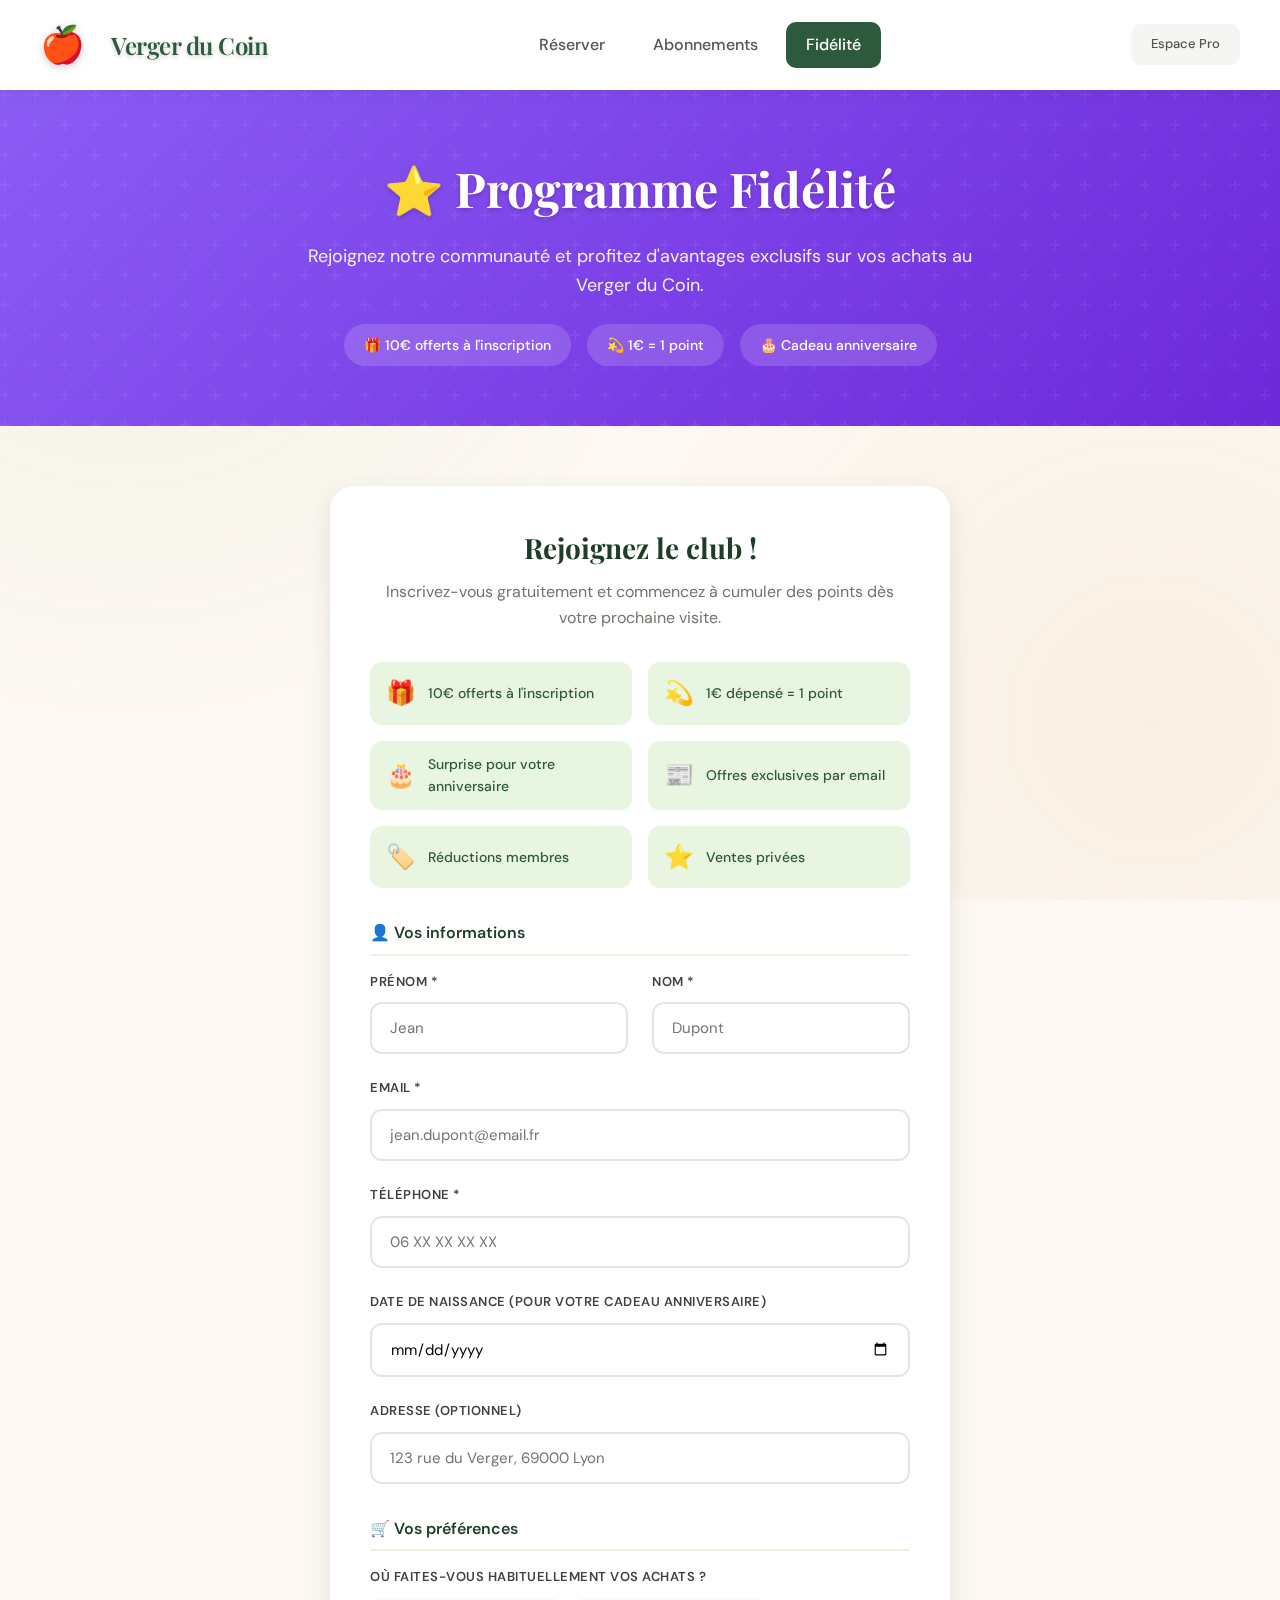
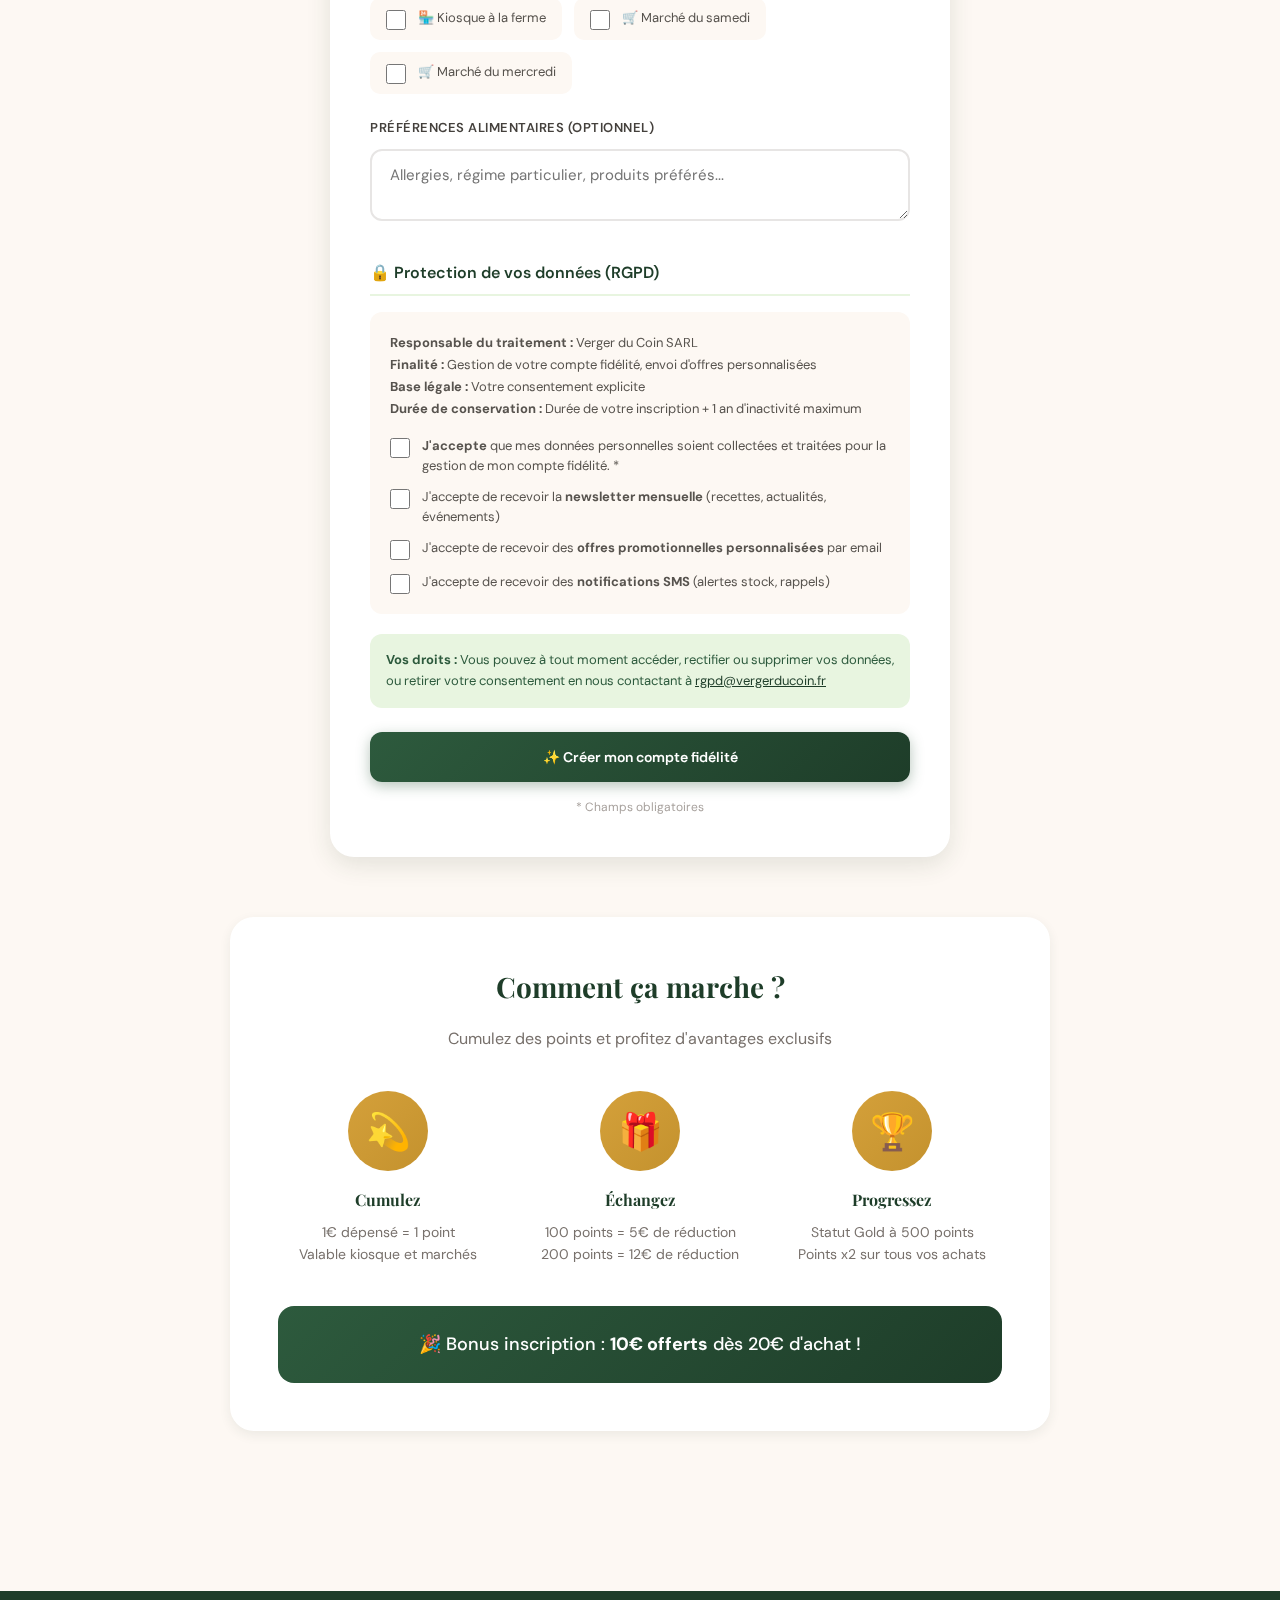
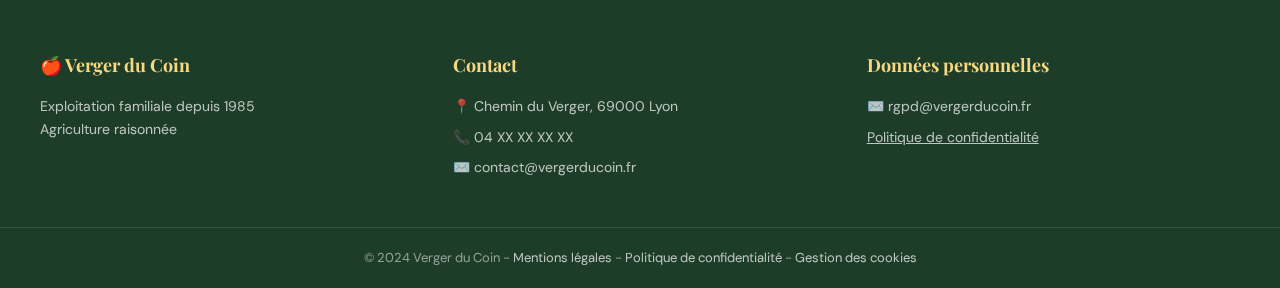
<file: inscription.html>
<!DOCTYPE html>
<html lang="fr">
<head>
    <meta charset="UTF-8">
    <meta name="viewport" content="width=device-width, initial-scale=1.0">
    <title>Verger du Coin - Programme Fidélité</title>
    <link rel="stylesheet" href="styles.css">
    <link rel="stylesheet" href="client-styles.css">
</head>
<body class="client-page">
    <!-- Header Client -->
    <header class="client-header">
        <div class="client-header-content">
            <a href="reservation.html" class="client-logo">
                <span class="logo-icon">🍎</span>
                <span class="logo-text">Verger du Coin</span>
            </a>
            <nav class="client-nav">
                <a href="reservation.html">Réserver</a>
                <a href="abonnements.html">Abonnements</a>
                <a href="inscription.html" class="active">Fidélité</a>
            </nav>
            <a href="index.html" class="btn-admin">Espace Pro</a>
        </div>
    </header>

    <!-- Hero Section -->
    <section class="hero-section inscription-hero">
        <div class="hero-content">
            <h1>⭐ Programme Fidélité</h1>
            <p>Rejoignez notre communauté et profitez d'avantages exclusifs sur vos achats au Verger du Coin.</p>
        </div>
        <div class="hero-badges">
            <span class="hero-badge">🎁 10€ offerts à l'inscription</span>
            <span class="hero-badge">💫 1€ = 1 point</span>
            <span class="hero-badge">🎂 Cadeau anniversaire</span>
        </div>
    </section>

    <!-- Inscription Section -->
    <section class="inscription-section">
        <div class="inscription-card">
            <h2>Rejoignez le club !</h2>
            <p>Inscrivez-vous gratuitement et commencez à cumuler des points dès votre prochaine visite.</p>

            <!-- Benefits Grid -->
            <div class="benefits-grid">
                <div class="benefit-item">
                    <span>🎁</span>
                    <span>10€ offerts à l'inscription</span>
                </div>
                <div class="benefit-item">
                    <span>💫</span>
                    <span>1€ dépensé = 1 point</span>
                </div>
                <div class="benefit-item">
                    <span>🎂</span>
                    <span>Surprise pour votre anniversaire</span>
                </div>
                <div class="benefit-item">
                    <span>📰</span>
                    <span>Offres exclusives par email</span>
                </div>
                <div class="benefit-item">
                    <span>🏷️</span>
                    <span>Réductions membres</span>
                </div>
                <div class="benefit-item">
                    <span>⭐</span>
                    <span>Ventes privées</span>
                </div>
            </div>

            <!-- Inscription Form -->
            <form id="inscription-form" onsubmit="submitInscription(event)">
                <h4 class="form-section-title">👤 Vos informations</h4>

                <div class="form-row">
                    <div class="form-group">
                        <label class="form-label">Prénom *</label>
                        <input type="text" class="form-input" id="fid-prenom" required placeholder="Jean">
                    </div>
                    <div class="form-group">
                        <label class="form-label">Nom *</label>
                        <input type="text" class="form-input" id="fid-nom" required placeholder="Dupont">
                    </div>
                </div>

                <div class="form-group">
                    <label class="form-label">Email *</label>
                    <input type="email" class="form-input" id="fid-email" required placeholder="jean.dupont@email.fr">
                </div>

                <div class="form-group">
                    <label class="form-label">Téléphone *</label>
                    <input type="tel" class="form-input" id="fid-tel" required placeholder="06 XX XX XX XX">
                </div>

                <div class="form-group">
                    <label class="form-label">Date de naissance (pour votre cadeau anniversaire)</label>
                    <input type="date" class="form-input" id="fid-birthday">
                </div>

                <div class="form-group">
                    <label class="form-label">Adresse (optionnel)</label>
                    <input type="text" class="form-input" id="fid-adresse" placeholder="123 rue du Verger, 69000 Lyon">
                </div>

                <h4 class="form-section-title">🛒 Vos préférences</h4>

                <div class="form-group">
                    <label class="form-label">Où faites-vous habituellement vos achats ?</label>
                    <div style="display: flex; flex-wrap: wrap; gap: 12px; margin-top: 8px;">
                        <label class="checkbox-label" style="background: var(--cream); padding: 10px 16px; border-radius: 10px;">
                            <input type="checkbox" name="canal" value="kiosque">
                            <span>🏪 Kiosque à la ferme</span>
                        </label>
                        <label class="checkbox-label" style="background: var(--cream); padding: 10px 16px; border-radius: 10px;">
                            <input type="checkbox" name="canal" value="marche-samedi">
                            <span>🛒 Marché du samedi</span>
                        </label>
                        <label class="checkbox-label" style="background: var(--cream); padding: 10px 16px; border-radius: 10px;">
                            <input type="checkbox" name="canal" value="marche-mercredi">
                            <span>🛒 Marché du mercredi</span>
                        </label>
                    </div>
                </div>

                <div class="form-group">
                    <label class="form-label">Préférences alimentaires (optionnel)</label>
                    <textarea class="form-input" id="fid-preferences" rows="2" placeholder="Allergies, régime particulier, produits préférés..."></textarea>
                </div>

                <h4 class="form-section-title">🔒 Protection de vos données (RGPD)</h4>

                <div style="background: var(--cream); padding: 20px; border-radius: 12px; margin-bottom: 20px;">
                    <p style="font-size: 13px; color: var(--gray-600); line-height: 1.7; margin-bottom: 16px;">
                        <strong>Responsable du traitement :</strong> Verger du Coin SARL<br>
                        <strong>Finalité :</strong> Gestion de votre compte fidélité, envoi d'offres personnalisées<br>
                        <strong>Base légale :</strong> Votre consentement explicite<br>
                        <strong>Durée de conservation :</strong> Durée de votre inscription + 1 an d'inactivité maximum
                    </p>

                    <div style="display: flex; flex-direction: column; gap: 12px;">
                        <label class="checkbox-label">
                            <input type="checkbox" id="consent-donnees" required>
                            <span><strong>J'accepte</strong> que mes données personnelles soient collectées et traitées pour la gestion de mon compte fidélité. *</span>
                        </label>

                        <label class="checkbox-label">
                            <input type="checkbox" id="consent-newsletter">
                            <span>J'accepte de recevoir la <strong>newsletter mensuelle</strong> (recettes, actualités, événements)</span>
                        </label>

                        <label class="checkbox-label">
                            <input type="checkbox" id="consent-offres">
                            <span>J'accepte de recevoir des <strong>offres promotionnelles personnalisées</strong> par email</span>
                        </label>

                        <label class="checkbox-label">
                            <input type="checkbox" id="consent-sms">
                            <span>J'accepte de recevoir des <strong>notifications SMS</strong> (alertes stock, rappels)</span>
                        </label>
                    </div>
                </div>

                <div style="background: var(--leaf-light); padding: 16px; border-radius: 12px; margin-bottom: 24px;">
                    <p style="font-size: 13px; color: var(--forest); line-height: 1.6;">
                        <strong>Vos droits :</strong> Vous pouvez à tout moment accéder, rectifier ou supprimer vos données, ou retirer votre consentement en nous contactant à <a href="mailto:rgpd@vergerducoin.fr" style="color: var(--forest-dark);">rgpd@vergerducoin.fr</a>
                    </p>
                </div>

                <button type="submit" class="btn btn-primary btn-full" style="padding: 16px;">
                    ✨ Créer mon compte fidélité
                </button>

                <p style="text-align: center; font-size: 12px; color: var(--gray-400); margin-top: 16px;">
                    * Champs obligatoires
                </p>
            </form>
        </div>
    </section>

    <!-- How Points Work -->
    <section style="max-width: 900px; margin: 0 auto; padding: 0 40px 80px;">
        <div style="background: var(--white); border-radius: 24px; padding: 48px; box-shadow: var(--shadow);">
            <h2 style="font-family: var(--font-display); font-size: 28px; color: var(--forest-dark); text-align: center; margin-bottom: 16px;">Comment ça marche ?</h2>
            <p style="text-align: center; color: var(--gray-500); margin-bottom: 40px;">Cumulez des points et profitez d'avantages exclusifs</p>

            <div style="display: grid; grid-template-columns: repeat(auto-fit, minmax(200px, 1fr)); gap: 32px;">
                <div style="text-align: center;">
                    <div style="width: 80px; height: 80px; background: linear-gradient(135deg, var(--honey) 0%, #C4922E 100%); border-radius: 50%; display: flex; align-items: center; justify-content: center; margin: 0 auto 16px; font-size: 36px; color: var(--white);">💫</div>
                    <h4 style="font-family: var(--font-display); color: var(--forest-dark); margin-bottom: 8px;">Cumulez</h4>
                    <p style="font-size: 14px; color: var(--gray-500);">1€ dépensé = 1 point<br>Valable kiosque et marchés</p>
                </div>
                <div style="text-align: center;">
                    <div style="width: 80px; height: 80px; background: linear-gradient(135deg, var(--honey) 0%, #C4922E 100%); border-radius: 50%; display: flex; align-items: center; justify-content: center; margin: 0 auto 16px; font-size: 36px; color: var(--white);">🎁</div>
                    <h4 style="font-family: var(--font-display); color: var(--forest-dark); margin-bottom: 8px;">Échangez</h4>
                    <p style="font-size: 14px; color: var(--gray-500);">100 points = 5€ de réduction<br>200 points = 12€ de réduction</p>
                </div>
                <div style="text-align: center;">
                    <div style="width: 80px; height: 80px; background: linear-gradient(135deg, var(--honey) 0%, #C4922E 100%); border-radius: 50%; display: flex; align-items: center; justify-content: center; margin: 0 auto 16px; font-size: 36px; color: var(--white);">🏆</div>
                    <h4 style="font-family: var(--font-display); color: var(--forest-dark); margin-bottom: 8px;">Progressez</h4>
                    <p style="font-size: 14px; color: var(--gray-500);">Statut Gold à 500 points<br>Points x2 sur tous vos achats</p>
                </div>
            </div>

            <div style="margin-top: 40px; padding: 24px; background: linear-gradient(135deg, var(--forest) 0%, var(--forest-dark) 100%); border-radius: 16px; text-align: center;">
                <p style="color: var(--white); font-size: 18px; font-weight: 500;">
                    🎉 Bonus inscription : <strong>10€ offerts</strong> dès 20€ d'achat !
                </p>
            </div>
        </div>
    </section>

    <!-- Success Modal -->
    <div class="modal-overlay" id="success-modal">
        <div class="modal-content" style="text-align: center; max-width: 450px;">
            <div class="confirmation-success">
                <div class="success-icon">⭐</div>
                <h3 style="color: var(--forest) !important;">Bienvenue dans le club !</h3>
                <p>Votre compte fidélité a été créé avec succès.</p>
            </div>

            <div style="background: var(--honey-glow); padding: 20px; border-radius: 16px; margin: 24px 0;">
                <p style="font-size: 14px; color: var(--bark); margin-bottom: 8px;">Votre bonus de bienvenue</p>
                <p style="font-size: 32px; font-weight: 700; color: var(--forest); font-family: var(--font-display);">10€ offerts</p>
                <p style="font-size: 13px; color: var(--gray-500);">Utilisable dès 20€ d'achat</p>
            </div>

            <div style="background: var(--cream); padding: 16px; border-radius: 12px; margin-bottom: 24px; text-align: left;">
                <p style="font-size: 14px; color: var(--gray-600); line-height: 1.6;">
                    📧 Un email de confirmation a été envoyé à <strong id="confirm-email">votre adresse</strong><br>
                    💳 Présentez votre email ou téléphone lors de vos achats pour cumuler vos points !
                </p>
            </div>

            <button class="btn btn-primary btn-full" onclick="closeSuccessModal()">C'est parti !</button>
        </div>
    </div>

    <!-- Footer -->
    <footer class="client-footer">
        <div class="footer-content">
            <div class="footer-section">
                <h4>🍎 Verger du Coin</h4>
                <p>Exploitation familiale depuis 1985<br>Agriculture raisonnée</p>
            </div>
            <div class="footer-section">
                <h4>Contact</h4>
                <p>📍 Chemin du Verger, 69000 Lyon</p>
                <p>📞 04 XX XX XX XX</p>
                <p>✉️ contact@vergerducoin.fr</p>
            </div>
            <div class="footer-section">
                <h4>Données personnelles</h4>
                <p>✉️ rgpd@vergerducoin.fr</p>
                <p><a href="#" style="color: rgba(255,255,255,0.7);">Politique de confidentialité</a></p>
            </div>
        </div>
        <div class="footer-bottom">
            <p>© 2024 Verger du Coin - <a href="#">Mentions légales</a> - <a href="#">Politique de confidentialité</a> - <a href="#">Gestion des cookies</a></p>
        </div>
    </footer>

    <script src="data.js"></script>
    <script>
        function submitInscription(event) {
            event.preventDefault();

            // Validate required fields
            const prenom = document.getElementById('fid-prenom').value;
            const nom = document.getElementById('fid-nom').value;
            const email = document.getElementById('fid-email').value;
            const tel = document.getElementById('fid-tel').value;
            const consentDonnees = document.getElementById('consent-donnees').checked;

            if (!prenom || !nom || !email || !tel) {
                alert('Veuillez remplir tous les champs obligatoires');
                return;
            }

            if (!consentDonnees) {
                alert('Veuillez accepter le traitement de vos données personnelles');
                return;
            }

            // Ajouter le nouveau client à la base de données
            const newClient = {
                id: CLIENTS.length > 0 ? Math.max(...CLIENTS.map(c => c.id)) + 1 : 1,
                nom: nom,
                prenom: prenom,
                email: email,
                telephone: tel,
                pointsFidelite: 100, // Bonus de bienvenue (10€ = 100 points)
                abonnement: false,
                consentementRGPD: true,
                dateInscription: new Date().toISOString().split('T')[0]
            };

            CLIENTS.push(newClient);
            saveAllData(); // Sauvegarder dans localStorage

            console.log('Nouveau client ajouté:', newClient);

            // Show success modal
            document.getElementById('confirm-email').textContent = email;
            document.getElementById('success-modal').classList.add('active');

            // Reset form
            document.getElementById('inscription-form').reset();
        }

        function closeSuccessModal() {
            document.getElementById('success-modal').classList.remove('active');
        }
    </script>
</body>
</html>
</file>
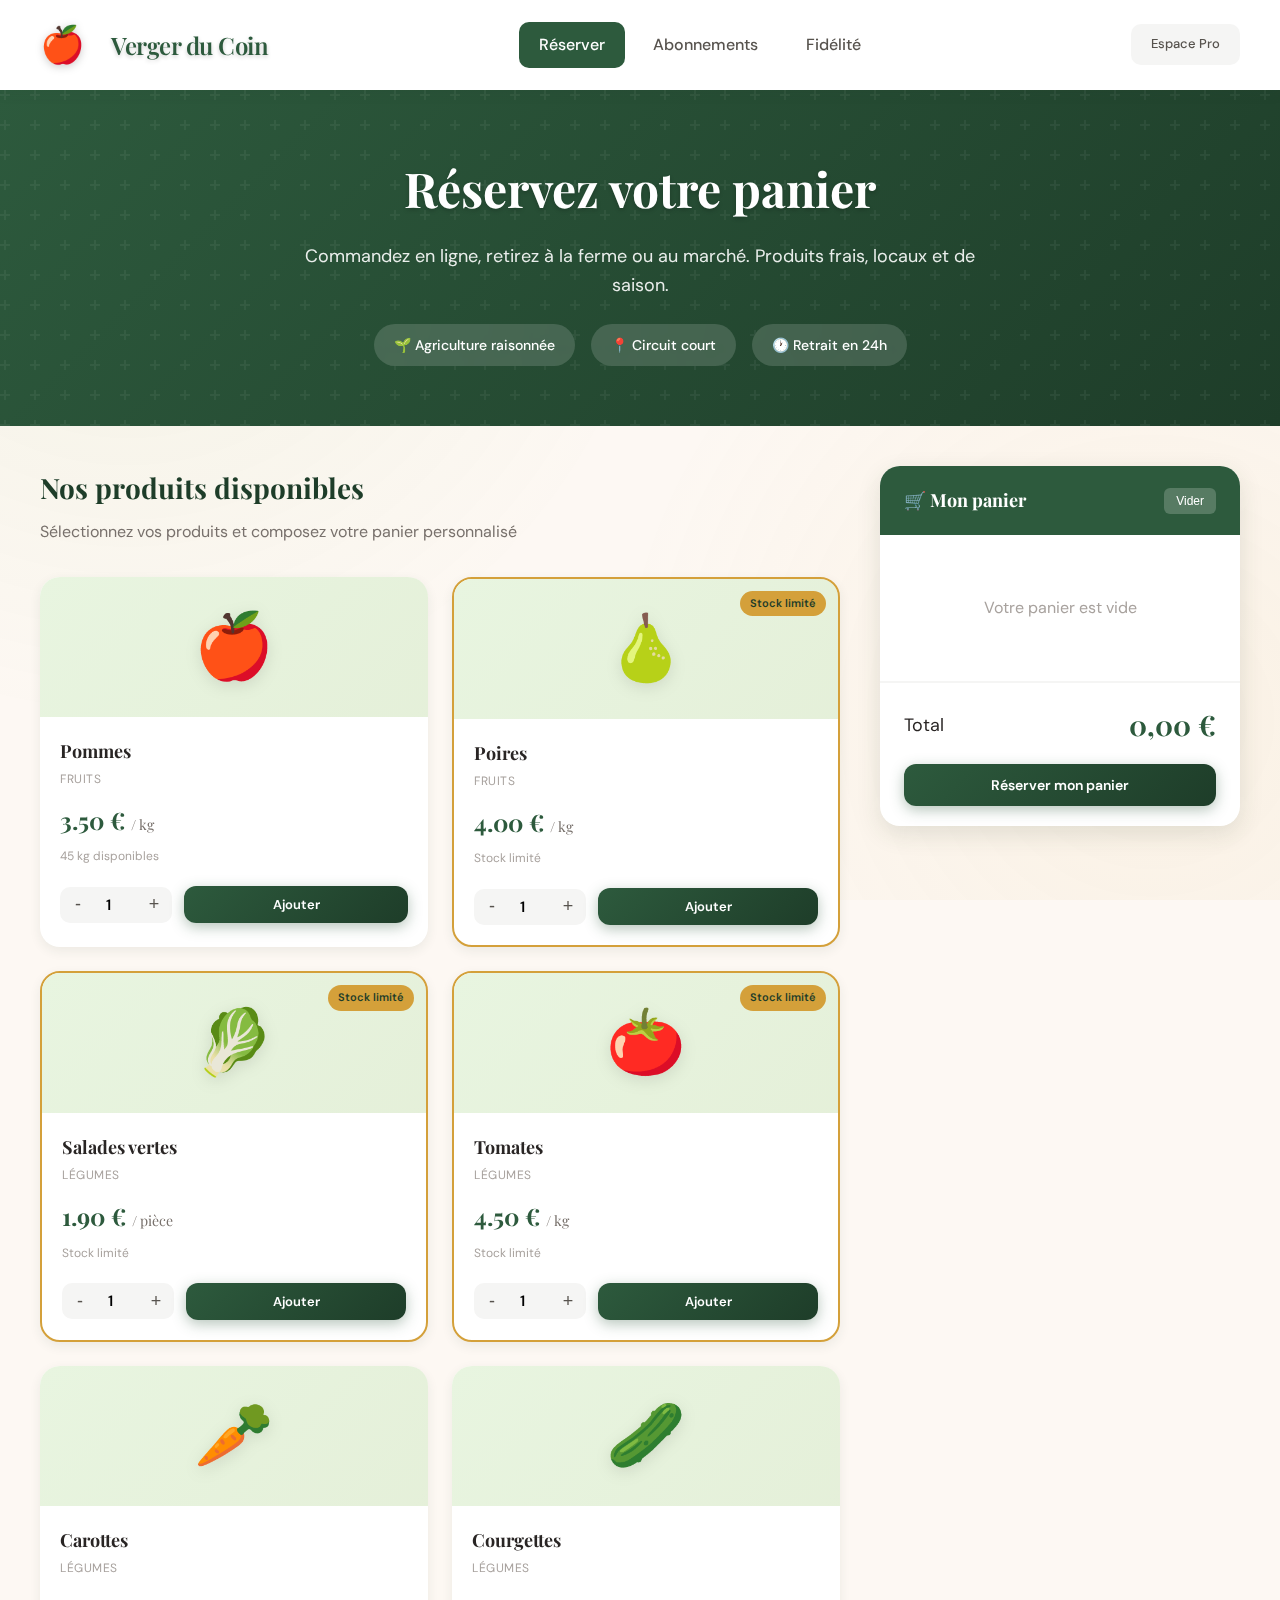
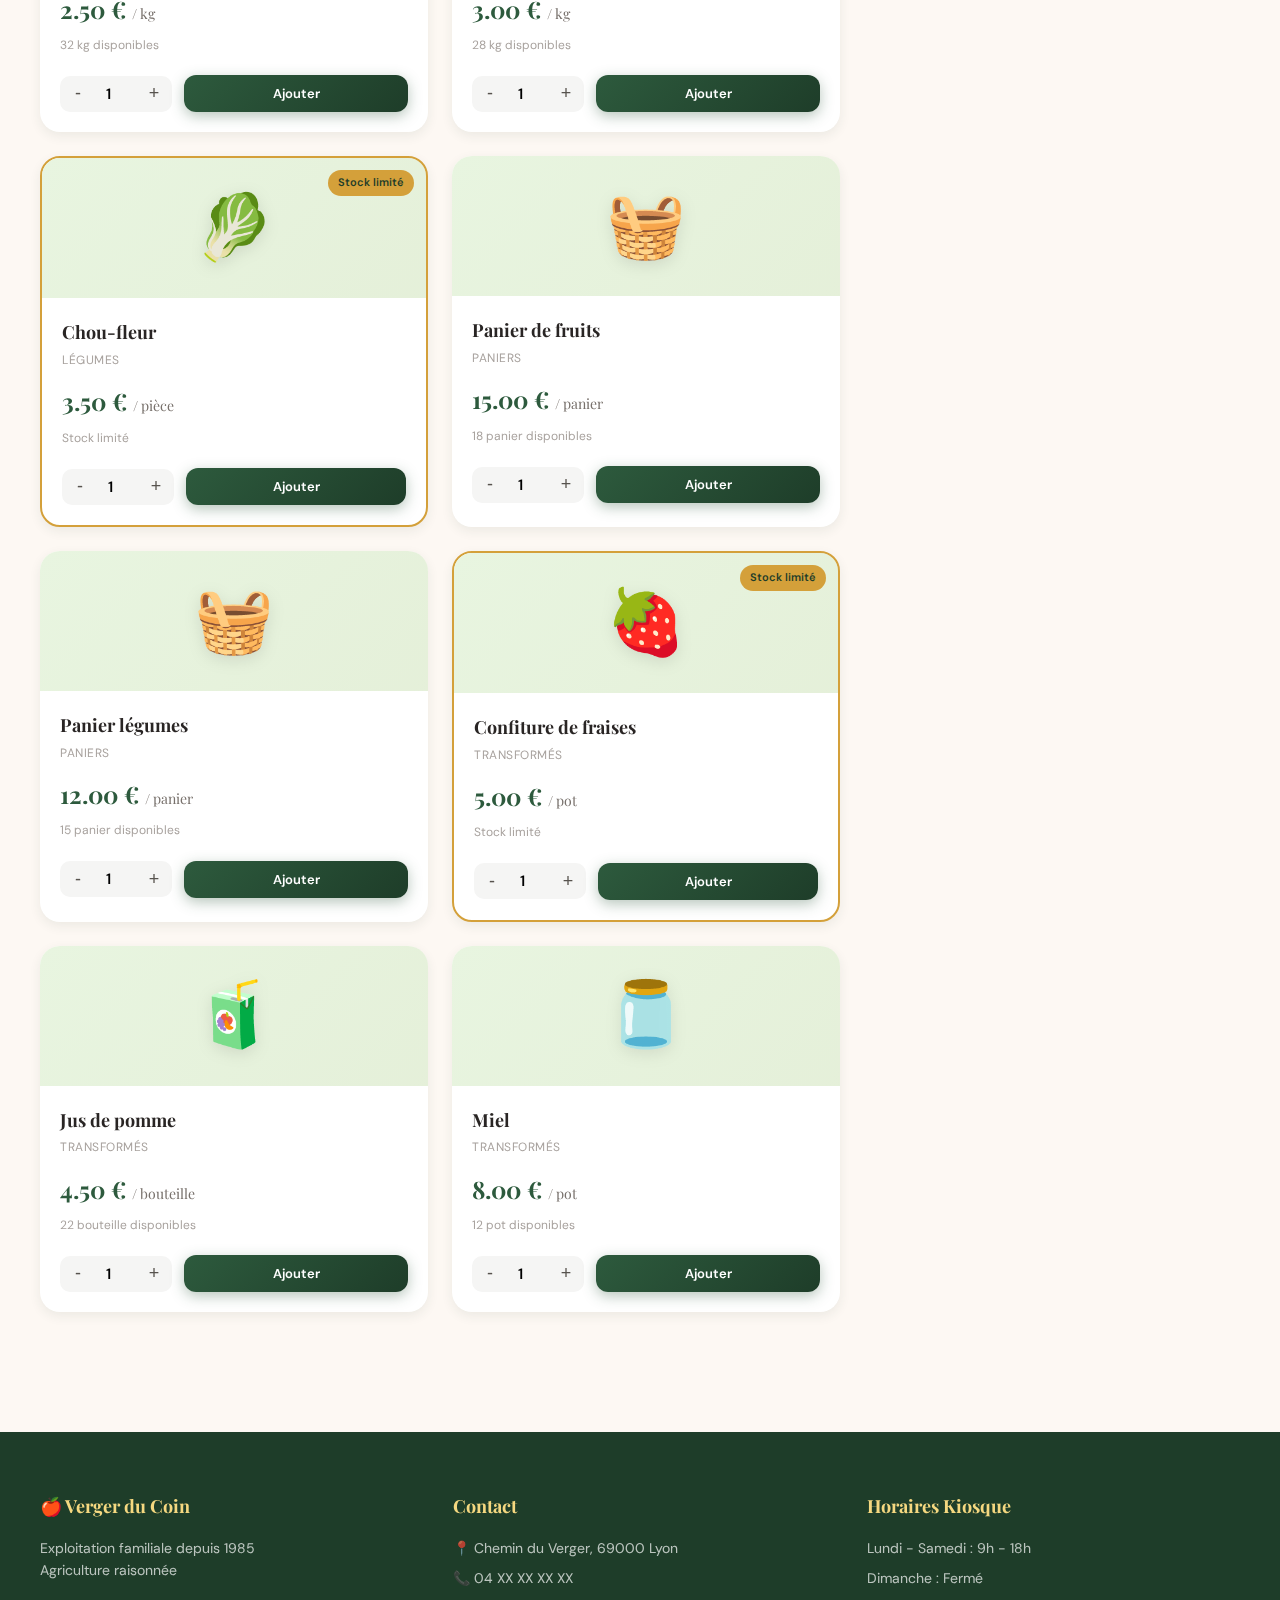
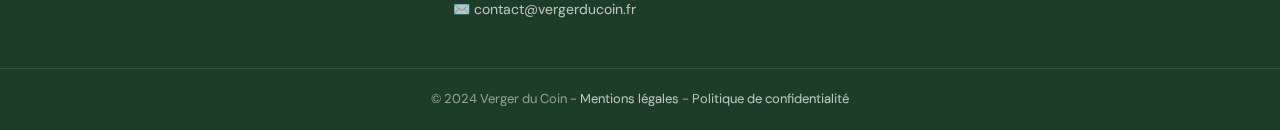
<file: reservation.html>
<!DOCTYPE html>
<html lang="fr">
<head>
    <meta charset="UTF-8">
    <meta name="viewport" content="width=device-width, initial-scale=1.0">
    <title>Verger du Coin - Réserver mon panier</title>
    <link rel="stylesheet" href="styles.css">
    <link rel="stylesheet" href="client-styles.css">
</head>
<body class="client-page">
    <!-- Header Client -->
    <header class="client-header">
        <div class="client-header-content">
            <a href="reservation.html" class="client-logo">
                <span class="logo-icon">🍎</span>
                <span class="logo-text">Verger du Coin</span>
            </a>
            <nav class="client-nav">
                <a href="reservation.html" class="active">Réserver</a>
                <a href="abonnements.html">Abonnements</a>
                <a href="inscription.html">Fidélité</a>
            </nav>
            <a href="index.html" class="btn-admin">Espace Pro</a>
        </div>
    </header>

    <!-- Hero Section -->
    <section class="hero-section">
        <div class="hero-content">
            <h1>Réservez votre panier</h1>
            <p>Commandez en ligne, retirez à la ferme ou au marché. Produits frais, locaux et de saison.</p>
        </div>
        <div class="hero-badges">
            <span class="hero-badge">🌱 Agriculture raisonnée</span>
            <span class="hero-badge">📍 Circuit court</span>
            <span class="hero-badge">🕐 Retrait en 24h</span>
        </div>
    </section>

    <!-- Main Content -->
    <main class="client-main">
        <!-- Product Selection -->
        <section class="products-section">
            <h2>Nos produits disponibles</h2>
            <p class="section-subtitle">Sélectionnez vos produits et composez votre panier personnalisé</p>

            <div class="products-grid" id="products-grid">
                <!-- Will be populated by JavaScript -->
            </div>
        </section>

        <!-- Cart Sidebar -->
        <aside class="cart-sidebar" id="cart-sidebar">
            <div class="cart-header">
                <h3>🛒 Mon panier</h3>
                <button class="btn-clear-cart" onclick="clearCart()">Vider</button>
            </div>

            <div class="cart-items" id="cart-items">
                <p class="cart-empty">Votre panier est vide</p>
            </div>

            <div class="cart-footer">
                <div class="cart-total">
                    <span>Total</span>
                    <span id="cart-total">0,00 €</span>
                </div>
                <button class="btn btn-primary btn-full" onclick="showCheckoutModal()">
                    Réserver mon panier
                </button>
            </div>
        </aside>
    </main>

    <!-- Checkout Modal -->
    <div class="modal-overlay" id="checkout-modal">
        <div class="modal-content checkout-modal">
            <button class="modal-close" onclick="closeCheckoutModal()">&times;</button>

            <div class="checkout-steps">
                <div class="step active" data-step="1">
                    <span class="step-number">1</span>
                    <span class="step-label">Retrait</span>
                </div>
                <div class="step" data-step="2">
                    <span class="step-number">2</span>
                    <span class="step-label">Coordonnées</span>
                </div>
                <div class="step" data-step="3">
                    <span class="step-number">3</span>
                    <span class="step-label">Confirmation</span>
                </div>
            </div>

            <!-- Step 1: Pickup -->
            <div class="checkout-step-content" id="step-1">
                <h3>Où souhaitez-vous retirer votre commande ?</h3>

                <div class="pickup-options">
                    <label class="pickup-option">
                        <input type="radio" name="pickup" value="kiosque" checked>
                        <div class="pickup-card">
                            <span class="pickup-icon">🏪</span>
                            <div class="pickup-info">
                                <strong>Kiosque à la ferme</strong>
                                <span>Chemin du Verger, 69000 Lyon</span>
                                <span class="pickup-hours">Lun-Sam : 9h-18h</span>
                            </div>
                        </div>
                    </label>

                    <label class="pickup-option">
                        <input type="radio" name="pickup" value="marche-samedi">
                        <div class="pickup-card">
                            <span class="pickup-icon">🛒</span>
                            <div class="pickup-info">
                                <strong>Marché du Samedi</strong>
                                <span>Place Bellecour, Lyon 2e</span>
                                <span class="pickup-hours">Samedi : 7h-13h</span>
                            </div>
                        </div>
                    </label>

                    <label class="pickup-option">
                        <input type="radio" name="pickup" value="marche-mercredi">
                        <div class="pickup-card">
                            <span class="pickup-icon">🛒</span>
                            <div class="pickup-info">
                                <strong>Marché du Mercredi</strong>
                                <span>Place Carnot, Lyon 2e</span>
                                <span class="pickup-hours">Mercredi : 7h-13h</span>
                            </div>
                        </div>
                    </label>
                </div>

                <div class="form-group" style="margin-top: 24px;">
                    <label class="form-label">Date de retrait souhaitée</label>
                    <input type="date" class="form-input" id="pickup-date" required>
                </div>

                <div class="checkout-actions">
                    <button class="btn btn-primary" onclick="goToStep(2)">Continuer</button>
                </div>
            </div>

            <!-- Step 2: Contact Info -->
            <div class="checkout-step-content" id="step-2" style="display: none;">
                <h3>Vos coordonnées</h3>

                <form id="contact-form">
                    <div class="form-row">
                        <div class="form-group">
                            <label class="form-label">Prénom *</label>
                            <input type="text" class="form-input" id="client-prenom" required>
                        </div>
                        <div class="form-group">
                            <label class="form-label">Nom *</label>
                            <input type="text" class="form-input" id="client-nom" required>
                        </div>
                    </div>

                    <div class="form-group">
                        <label class="form-label">Email *</label>
                        <input type="email" class="form-input" id="client-email" required>
                    </div>

                    <div class="form-group">
                        <label class="form-label">Téléphone *</label>
                        <input type="tel" class="form-input" id="client-tel" placeholder="06 XX XX XX XX" required>
                    </div>

                    <div class="form-group">
                        <label class="form-label">Remarques (optionnel)</label>
                        <textarea class="form-input" id="client-remarques" rows="2" placeholder="Allergies, préférences..."></textarea>
                    </div>

                    <div class="rgpd-consent">
                        <label class="checkbox-label">
                            <input type="checkbox" id="rgpd-consent" required>
                            <span>J'accepte que mes données soient utilisées pour le traitement de ma commande. <a href="#" onclick="showRGPDInfo()">En savoir plus</a></span>
                        </label>
                    </div>
                </form>

                <div class="checkout-actions">
                    <button class="btn btn-secondary" onclick="goToStep(1)">Retour</button>
                    <button class="btn btn-primary" onclick="goToStep(3)">Confirmer</button>
                </div>
            </div>

            <!-- Step 3: Confirmation -->
            <div class="checkout-step-content" id="step-3" style="display: none;">
                <div class="confirmation-success">
                    <div class="success-icon">✓</div>
                    <h3>Réservation confirmée !</h3>
                    <p>Votre commande <strong id="order-number">#1042</strong> a été enregistrée.</p>
                </div>

                <div class="confirmation-details">
                    <div class="detail-card">
                        <span class="detail-icon">📍</span>
                        <div>
                            <strong>Lieu de retrait</strong>
                            <span id="confirm-pickup">Kiosque à la ferme</span>
                        </div>
                    </div>
                    <div class="detail-card">
                        <span class="detail-icon">📅</span>
                        <div>
                            <strong>Date</strong>
                            <span id="confirm-date">-</span>
                        </div>
                    </div>
                    <div class="detail-card">
                        <span class="detail-icon">💰</span>
                        <div>
                            <strong>Total à régler sur place</strong>
                            <span id="confirm-total">0,00 €</span>
                        </div>
                    </div>
                </div>

                <div class="confirmation-notice">
                    <p>📧 Un email de confirmation vous a été envoyé.</p>
                    <p>💳 Le paiement s'effectue sur place lors du retrait.</p>
                </div>

                <div class="checkout-actions">
                    <button class="btn btn-primary" onclick="finishOrder()">Terminer</button>
                </div>
            </div>
        </div>
    </div>

    <!-- RGPD Modal -->
    <div class="modal-overlay" id="rgpd-modal">
        <div class="modal-content">
            <button class="modal-close" onclick="closeRGPDModal()">&times;</button>
            <h3>🔒 Protection de vos données</h3>
            <div class="rgpd-content">
                <p><strong>Responsable du traitement :</strong> Verger du Coin - SARL</p>
                <p><strong>Finalité :</strong> Traitement de votre commande et communication relative à celle-ci.</p>
                <p><strong>Durée de conservation :</strong> 1 an après votre dernière commande.</p>
                <p><strong>Vos droits :</strong></p>
                <ul>
                    <li>Accès à vos données personnelles</li>
                    <li>Rectification de vos données</li>
                    <li>Suppression de vos données (droit à l'oubli)</li>
                    <li>Opposition au traitement</li>
                </ul>
                <p>Contact : contact@vergerducoin.fr</p>
            </div>
            <button class="btn btn-primary" onclick="closeRGPDModal()">J'ai compris</button>
        </div>
    </div>

    <!-- Footer -->
    <footer class="client-footer">
        <div class="footer-content">
            <div class="footer-section">
                <h4>🍎 Verger du Coin</h4>
                <p>Exploitation familiale depuis 1985<br>Agriculture raisonnée</p>
            </div>
            <div class="footer-section">
                <h4>Contact</h4>
                <p>📍 Chemin du Verger, 69000 Lyon</p>
                <p>📞 04 XX XX XX XX</p>
                <p>✉️ contact@vergerducoin.fr</p>
            </div>
            <div class="footer-section">
                <h4>Horaires Kiosque</h4>
                <p>Lundi - Samedi : 9h - 18h</p>
                <p>Dimanche : Fermé</p>
            </div>
        </div>
        <div class="footer-bottom">
            <p>© 2024 Verger du Coin - <a href="#">Mentions légales</a> - <a href="#">Politique de confidentialité</a></p>
        </div>
    </footer>

    <script src="data.js"></script>
    <script>
        // Cart state
        let cart = [];

        document.addEventListener('DOMContentLoaded', function() {
            initProductsGrid();
            setMinPickupDate();
        });

        function initProductsGrid() {
            const grid = document.getElementById('products-grid');
            if (!grid) return;

            const produitsDisponibles = PRODUITS.filter(p => p.actif && p.stock > 0);

            grid.innerHTML = produitsDisponibles.map(p => {
                const stockClass = p.stock <= p.seuilCritique ? 'low-stock' : '';
                const stockText = p.stock <= p.seuilCritique ? 'Stock limité' : `${p.stock} ${p.unite} disponibles`;

                return `
                    <div class="product-card ${stockClass}">
                        <div class="product-image">
                            <span class="product-emoji">${getProductEmoji(p.categorie, p.nom)}</span>
                            ${p.stock <= p.seuilCritique ? '<span class="stock-badge">Stock limité</span>' : ''}
                        </div>
                        <div class="product-info">
                            <h3>${p.nom}</h3>
                            <span class="product-category">${p.categorie}</span>
                            <div class="product-price">${p.prix.toFixed(2)} € <span class="price-unit">/ ${p.unite}</span></div>
                            <span class="product-stock">${stockText}</span>
                        </div>
                        <div class="product-actions">
                            <div class="quantity-selector">
                                <button onclick="decrementQty(${p.id})">-</button>
                                <input type="number" id="qty-${p.id}" value="1" min="1" max="${p.stock}">
                                <button onclick="incrementQty(${p.id}, ${p.stock})">+</button>
                            </div>
                            <button class="btn btn-primary btn-add" onclick="addToCart(${p.id})">
                                Ajouter
                            </button>
                        </div>
                    </div>
                `;
            }).join('');
        }

        function getProductEmoji(categorie, nom) {
            const emojis = {
                'Pommes': '🍎',
                'Poires': '🍐',
                'Tomates': '🍅',
                'Salades': '🥬',
                'Carottes': '🥕',
                'Courgettes': '🥒',
                'Oignons': '🧅',
                'Pommes de terre': '🥔',
                'Fraises': '🍓',
                'Cerises': '🍒',
                'Panier': '🧺',
                'Jus': '🧃',
                'Confiture': '🫙'
            };

            for (const [key, emoji] of Object.entries(emojis)) {
                if (nom.toLowerCase().includes(key.toLowerCase())) return emoji;
            }

            if (categorie === 'Fruits') return '🍎';
            if (categorie === 'Légumes') return '🥬';
            if (categorie === 'Paniers') return '🧺';
            if (categorie === 'Transformés') return '🫙';
            return '🌱';
        }

        function incrementQty(productId, maxStock) {
            const input = document.getElementById(`qty-${productId}`);
            if (parseInt(input.value) < maxStock) {
                input.value = parseInt(input.value) + 1;
            }
        }

        function decrementQty(productId) {
            const input = document.getElementById(`qty-${productId}`);
            if (parseInt(input.value) > 1) {
                input.value = parseInt(input.value) - 1;
            }
        }

        function addToCart(productId) {
            const product = PRODUITS.find(p => p.id === productId);
            const qty = parseInt(document.getElementById(`qty-${productId}`).value);

            const existingItem = cart.find(item => item.id === productId);
            if (existingItem) {
                existingItem.qty += qty;
            } else {
                cart.push({
                    id: productId,
                    nom: product.nom,
                    prix: product.prix,
                    unite: product.unite,
                    qty: qty
                });
            }

            updateCartDisplay();
            showAddedNotification(product.nom);
        }

        function removeFromCart(productId) {
            cart = cart.filter(item => item.id !== productId);
            updateCartDisplay();
        }

        function clearCart() {
            cart = [];
            updateCartDisplay();
        }

        function updateCartDisplay() {
            const cartItems = document.getElementById('cart-items');
            const cartTotal = document.getElementById('cart-total');

            if (cart.length === 0) {
                cartItems.innerHTML = '<p class="cart-empty">Votre panier est vide</p>';
                cartTotal.textContent = '0,00 €';
                return;
            }

            let total = 0;
            cartItems.innerHTML = cart.map(item => {
                const itemTotal = item.prix * item.qty;
                total += itemTotal;
                return `
                    <div class="cart-item">
                        <div class="cart-item-info">
                            <strong>${item.nom}</strong>
                            <span>${item.qty} ${item.unite} × ${item.prix.toFixed(2)} €</span>
                        </div>
                        <div class="cart-item-actions">
                            <span class="cart-item-total">${itemTotal.toFixed(2)} €</span>
                            <button class="btn-remove" onclick="removeFromCart(${item.id})">×</button>
                        </div>
                    </div>
                `;
            }).join('');

            cartTotal.textContent = total.toFixed(2) + ' €';
        }

        function showAddedNotification(productName) {
            const notification = document.createElement('div');
            notification.className = 'notification success';
            notification.textContent = `${productName} ajouté au panier`;
            document.body.appendChild(notification);

            setTimeout(() => {
                notification.remove();
            }, 2000);
        }

        function showCheckoutModal() {
            if (cart.length === 0) {
                alert('Votre panier est vide');
                return;
            }
            document.getElementById('checkout-modal').classList.add('active');
            goToStep(1);
        }

        function closeCheckoutModal() {
            document.getElementById('checkout-modal').classList.remove('active');
        }

        function goToStep(step) {
            // Validate current step before proceeding
            if (step === 2) {
                const pickupDate = document.getElementById('pickup-date').value;
                if (!pickupDate) {
                    alert('Veuillez sélectionner une date de retrait');
                    return;
                }
            }

            if (step === 3) {
                const prenom = document.getElementById('client-prenom').value;
                const nom = document.getElementById('client-nom').value;
                const email = document.getElementById('client-email').value;
                const tel = document.getElementById('client-tel').value;
                const consent = document.getElementById('rgpd-consent').checked;

                if (!prenom || !nom || !email || !tel) {
                    alert('Veuillez remplir tous les champs obligatoires');
                    return;
                }
                if (!consent) {
                    alert('Veuillez accepter les conditions de traitement des données');
                    return;
                }

                // Generate confirmation
                generateConfirmation();
            }

            // Update step display
            document.querySelectorAll('.checkout-step-content').forEach(el => el.style.display = 'none');
            document.getElementById(`step-${step}`).style.display = 'block';

            document.querySelectorAll('.checkout-steps .step').forEach(el => {
                el.classList.remove('active', 'completed');
                const stepNum = parseInt(el.dataset.step);
                if (stepNum < step) el.classList.add('completed');
                if (stepNum === step) el.classList.add('active');
            });
        }

        function generateConfirmation() {
            const orderNum = Math.floor(1040 + Math.random() * 100);
            document.getElementById('order-number').textContent = `#${orderNum}`;

            const pickupOption = document.querySelector('input[name="pickup"]:checked');
            const pickupLabel = pickupOption.parentElement.querySelector('strong').textContent;
            document.getElementById('confirm-pickup').textContent = pickupLabel;

            const pickupDate = new Date(document.getElementById('pickup-date').value);
            document.getElementById('confirm-date').textContent = pickupDate.toLocaleDateString('fr-FR', {
                weekday: 'long',
                day: 'numeric',
                month: 'long'
            });

            const total = cart.reduce((sum, item) => sum + (item.prix * item.qty), 0);
            document.getElementById('confirm-total').textContent = total.toFixed(2) + ' €';
        }

        function finishOrder() {
            // Récupérer les infos client
            const clientPrenom = document.getElementById('client-prenom').value;
            const clientNom = document.getElementById('client-nom').value;
            const clientEmail = document.getElementById('client-email').value;
            const clientTel = document.getElementById('client-tel').value;
            const pickupOption = document.querySelector('input[name="pickup"]:checked');
            const pickupDate = document.getElementById('pickup-date').value;

            // Créer la nouvelle commande
            const newOrderId = COMMANDES.length > 0 ? Math.max(...COMMANDES.map(c => c.id)) + 1 : 1001;
            const total = cart.reduce((sum, item) => sum + (item.prix * item.qty), 0);

            const newCommande = {
                id: newOrderId,
                client: `${clientPrenom} ${clientNom}`,
                tel: clientTel,
                email: clientEmail,
                date: pickupDate,
                canal: pickupOption ? pickupOption.value : 'kiosque',
                items: cart.map(item => ({
                    nom: item.nom,
                    qty: item.qty,
                    prix: item.prix
                })),
                total: total,
                status: 'pending',
                notes: ''
            };

            // Ajouter la commande
            COMMANDES.unshift(newCommande);

            // Mettre à jour les stocks pour chaque produit du panier
            cart.forEach(item => {
                const produit = PRODUITS.find(p => p.id === item.id);
                if (produit) {
                    produit.stock -= item.qty;

                    // Enregistrer le mouvement de stock
                    MOUVEMENTS_STOCK.push({
                        id: MOUVEMENTS_STOCK.length + 1,
                        date: new Date().toISOString().split('T')[0],
                        type: "sortie",
                        produitId: item.id,
                        quantite: item.qty,
                        motif: `Commande #${newOrderId}`,
                        source: "web"
                    });
                }
            });

            // Sauvegarder les modifications dans localStorage
            saveAllData();

            closeCheckoutModal();
            cart = [];
            updateCartDisplay();
            initProductsGrid(); // Rafraîchir l'affichage des stocks

            const notification = document.createElement('div');
            notification.className = 'notification success';
            notification.textContent = `Commande #${newOrderId} enregistrée ! Rendez-vous le ${new Date(pickupDate).toLocaleDateString('fr-FR')}`;
            document.body.appendChild(notification);

            setTimeout(() => notification.remove(), 4000);
        }

        function setMinPickupDate() {
            const tomorrow = new Date();
            tomorrow.setDate(tomorrow.getDate() + 1);
            const minDate = tomorrow.toISOString().split('T')[0];
            document.getElementById('pickup-date').setAttribute('min', minDate);
            document.getElementById('pickup-date').value = minDate;
        }

        function showRGPDInfo() {
            event.preventDefault();
            document.getElementById('rgpd-modal').classList.add('active');
        }

        function closeRGPDModal() {
            document.getElementById('rgpd-modal').classList.remove('active');
        }
    </script>
</body>
</html>
</file>
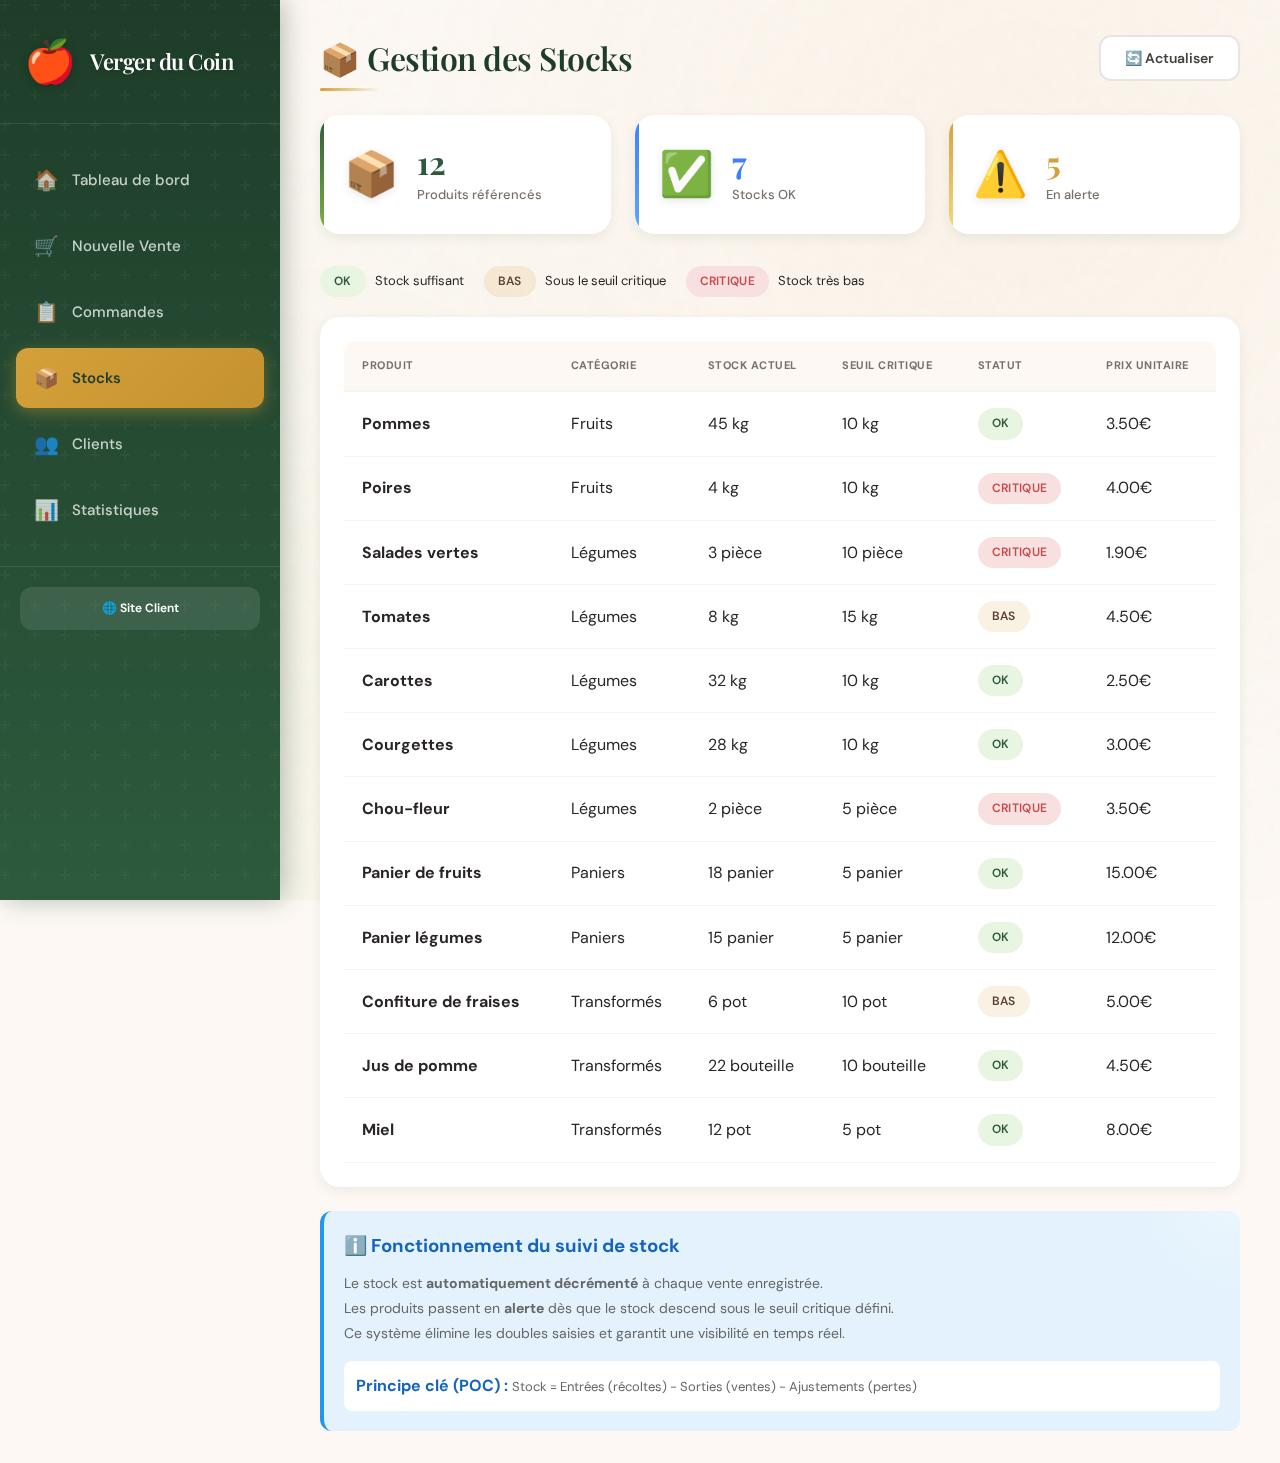
<file: stocks.html>
<!DOCTYPE html>
<html lang="fr">
<head>
    <meta charset="UTF-8">
    <meta name="viewport" content="width=device-width, initial-scale=1.0">
    <title>Verger du Coin - Gestion des Stocks</title>
    <link rel="stylesheet" href="styles.css">
</head>
<body>
    <div class="app-container">
        <!-- Sidebar -->
        <nav class="sidebar">
            <div class="logo">
                <span class="logo-icon">🍎</span>
                <span class="logo-text">Verger du Coin</span>
            </div>
            <ul class="nav-menu">
                <li class="nav-item">
                    <a href="index.html"><span class="nav-icon">🏠</span> Tableau de bord</a>
                </li>
                <li class="nav-item">
                    <a href="vente.html"><span class="nav-icon">🛒</span> Nouvelle Vente</a>
                </li>
                <li class="nav-item">
                    <a href="commandes.html"><span class="nav-icon">📋</span> Commandes</a>
                </li>
                <li class="nav-item active">
                    <a href="stocks.html"><span class="nav-icon">📦</span> Stocks</a>
                </li>
                <li class="nav-item">
                    <a href="clients.html"><span class="nav-icon">👥</span> Clients</a>
                </li>
                <li class="nav-item">
                    <a href="analytics.html"><span class="nav-icon">📊</span> Statistiques</a>
                </li>
            </ul>
            <div style="padding: 20px; margin-top: auto; border-top: 1px solid rgba(255,255,255,0.1);">
                <a href="reservation.html" class="btn btn-secondary btn-full" style="font-size: 12px; background: rgba(255,255,255,0.1); border: none; color: white;">
                    🌐 Site Client
                </a>
            </div>
        </nav>

        <!-- Main Content -->
        <main class="main-content">
            <!-- Header -->
            <header class="header">
                <h1>📦 Gestion des Stocks</h1>
                <div class="header-actions">
                    <button class="btn btn-secondary" onclick="refreshStockTable()">🔄 Actualiser</button>
                </div>
            </header>

            <!-- Stock Summary Cards -->
            <section class="kpi-section">
                <div class="kpi-card kpi-green">
                    <div class="kpi-icon">📦</div>
                    <div class="kpi-content">
                        <span class="kpi-value" id="total-produits">12</span>
                        <span class="kpi-label">Produits référencés</span>
                    </div>
                </div>
                <div class="kpi-card kpi-blue">
                    <div class="kpi-icon">✅</div>
                    <div class="kpi-content">
                        <span class="kpi-value" id="stock-ok">7</span>
                        <span class="kpi-label">Stocks OK</span>
                    </div>
                </div>
                <div class="kpi-card kpi-orange">
                    <div class="kpi-icon">⚠️</div>
                    <div class="kpi-content">
                        <span class="kpi-value" id="stock-alerte">5</span>
                        <span class="kpi-label">En alerte</span>
                    </div>
                </div>
            </section>

            <!-- Legend -->
            <section style="margin-bottom: 20px; display: flex; gap: 20px; font-size: 13px;">
                <span><span class="stock-status ok" style="margin-right: 6px;">OK</span> Stock suffisant</span>
                <span><span class="stock-status low" style="margin-right: 6px;">Bas</span> Sous le seuil critique</span>
                <span><span class="stock-status critical" style="margin-right: 6px;">Critique</span> Stock très bas</span>
            </section>

            <!-- Stock Table -->
            <section class="stock-table-container">
                <table class="stock-table">
                    <thead>
                        <tr>
                            <th>Produit</th>
                            <th>Catégorie</th>
                            <th>Stock actuel</th>
                            <th>Seuil critique</th>
                            <th>Statut</th>
                            <th>Prix unitaire</th>
                        </tr>
                    </thead>
                    <tbody id="stock-tbody">
                        <!-- Will be populated by JavaScript -->
                    </tbody>
                </table>
            </section>

            <!-- Info Box -->
            <section style="margin-top: 24px; padding: 20px; background: #E3F2FD; border-radius: 12px; border-left: 4px solid #2196F3;">
                <h3 style="margin-bottom: 10px; color: #1565C0;">ℹ️ Fonctionnement du suivi de stock</h3>
                <p style="font-size: 14px; color: #666; line-height: 1.8;">
                    Le stock est <strong>automatiquement décrémenté</strong> à chaque vente enregistrée.<br>
                    Les produits passent en <strong>alerte</strong> dès que le stock descend sous le seuil critique défini.<br>
                    Ce système élimine les doubles saisies et garantit une visibilité en temps réel.
                </p>
                <div style="margin-top: 15px; padding: 12px; background: white; border-radius: 8px;">
                    <strong style="color: #1565C0;">Principe clé (POC) :</strong>
                    <span style="font-size: 13px; color: #666;">
                        Stock = Entrées (récoltes) - Sorties (ventes) - Ajustements (pertes)
                    </span>
                </div>
            </section>
        </main>
    </div>

    <script src="data.js"></script>
    <script src="app.js"></script>
    <script>
        document.addEventListener('DOMContentLoaded', function() {
            initStockTable();
            updateStockKPIs();
        });

        function updateStockKPIs() {
            const produits = PRODUITS.filter(p => p.actif);
            const alertes = produits.filter(p => p.stock <= p.seuilCritique);
            const ok = produits.filter(p => p.stock > p.seuilCritique);

            document.getElementById('total-produits').textContent = produits.length;
            document.getElementById('stock-ok').textContent = ok.length;
            document.getElementById('stock-alerte').textContent = alertes.length;
        }
    </script>
</body>
</html>
</file>
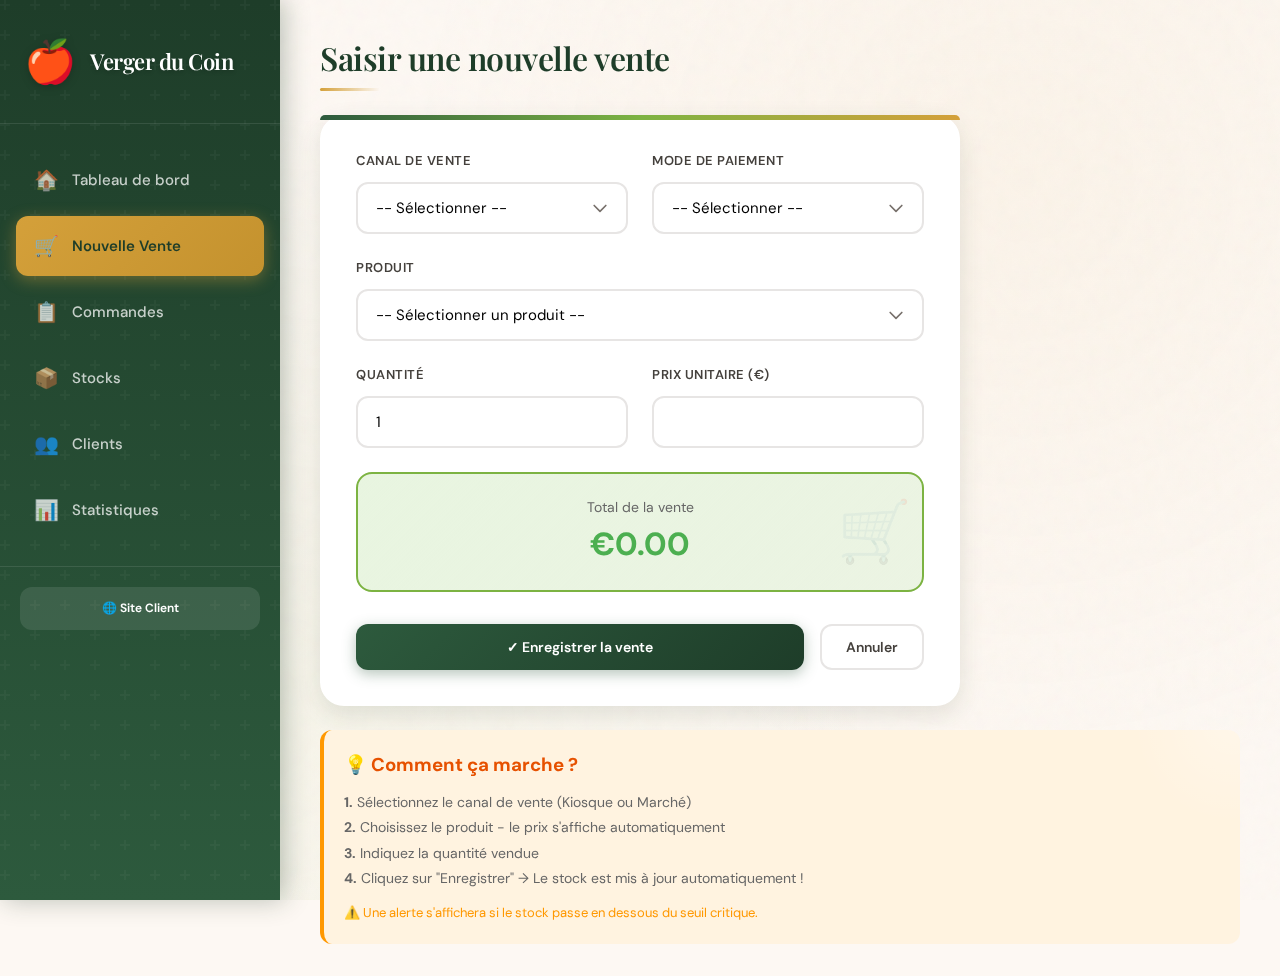
<file: vente.html>
<!DOCTYPE html>
<html lang="fr">
<head>
    <meta charset="UTF-8">
    <meta name="viewport" content="width=device-width, initial-scale=1.0">
    <title>Verger du Coin - Nouvelle Vente</title>
    <link rel="stylesheet" href="styles.css">
</head>
<body>
    <div class="app-container">
        <!-- Sidebar -->
        <nav class="sidebar">
            <div class="logo">
                <span class="logo-icon">🍎</span>
                <span class="logo-text">Verger du Coin</span>
            </div>
            <ul class="nav-menu">
                <li class="nav-item">
                    <a href="index.html"><span class="nav-icon">🏠</span> Tableau de bord</a>
                </li>
                <li class="nav-item active">
                    <a href="vente.html"><span class="nav-icon">🛒</span> Nouvelle Vente</a>
                </li>
                <li class="nav-item">
                    <a href="commandes.html"><span class="nav-icon">📋</span> Commandes</a>
                </li>
                <li class="nav-item">
                    <a href="stocks.html"><span class="nav-icon">📦</span> Stocks</a>
                </li>
                <li class="nav-item">
                    <a href="clients.html"><span class="nav-icon">👥</span> Clients</a>
                </li>
                <li class="nav-item">
                    <a href="analytics.html"><span class="nav-icon">📊</span> Statistiques</a>
                </li>
            </ul>
            <div style="padding: 20px; margin-top: auto; border-top: 1px solid rgba(255,255,255,0.1);">
                <a href="reservation.html" class="btn btn-secondary btn-full" style="font-size: 12px; background: rgba(255,255,255,0.1); border: none; color: white;">
                    🌐 Site Client
                </a>
            </div>
        </nav>

        <!-- Main Content -->
        <main class="main-content">
            <!-- Header -->
            <header class="header">
                <h1>Saisir une nouvelle vente</h1>
            </header>

            <!-- Sale Form -->
            <section class="form-card">
                <form id="vente-form">
                    <div class="form-row">
                        <div class="form-group">
                            <label class="form-label" for="canal">Canal de vente</label>
                            <select class="form-select" id="canal" required>
                                <option value="">-- Sélectionner --</option>
                                <option value="kiosque">🏪 Kiosque</option>
                                <option value="marché">🛒 Marché</option>
                            </select>
                        </div>
                        <div class="form-group">
                            <label class="form-label" for="paiement">Mode de paiement</label>
                            <select class="form-select" id="paiement" required>
                                <option value="">-- Sélectionner --</option>
                                <option value="Espèces">💵 Espèces</option>
                                <option value="CB">💳 Carte bancaire</option>
                                <option value="Chèque">📝 Chèque</option>
                            </select>
                        </div>
                    </div>

                    <div class="form-group">
                        <label class="form-label" for="produit">Produit</label>
                        <select class="form-select" id="produit" required>
                            <option value="">-- Sélectionner un produit --</option>
                            <!-- Options will be populated by JavaScript -->
                        </select>
                    </div>

                    <div class="form-row">
                        <div class="form-group">
                            <label class="form-label" for="quantite">Quantité</label>
                            <input type="number" class="form-input" id="quantite" min="1" value="1" required>
                        </div>
                        <div class="form-group">
                            <label class="form-label" for="prix">Prix unitaire (€)</label>
                            <input type="number" class="form-input" id="prix" step="0.01" readonly>
                        </div>
                    </div>

                    <!-- Total Display -->
                    <div class="total-display" style="background: #E8F5E9; padding: 20px; border-radius: 8px; margin-bottom: 20px; text-align: center;">
                        <span style="font-size: 14px; color: #666;">Total de la vente</span>
                        <div style="font-size: 32px; font-weight: 700; color: #4CAF50;">
                            €<span id="total-vente">0.00</span>
                        </div>
                    </div>

                    <div class="form-actions">
                        <button type="submit" class="btn btn-primary" style="flex: 1;">
                            ✓ Enregistrer la vente
                        </button>
                        <button type="reset" class="btn btn-secondary">
                            Annuler
                        </button>
                    </div>
                </form>
            </section>

            <!-- Info Box -->
            <section style="margin-top: 24px; padding: 20px; background: #FFF3E0; border-radius: 12px; border-left: 4px solid #FF9800;">
                <h3 style="margin-bottom: 10px; color: #E65100;">💡 Comment ça marche ?</h3>
                <p style="font-size: 14px; color: #666; line-height: 1.8;">
                    <strong>1.</strong> Sélectionnez le canal de vente (Kiosque ou Marché)<br>
                    <strong>2.</strong> Choisissez le produit - le prix s'affiche automatiquement<br>
                    <strong>3.</strong> Indiquez la quantité vendue<br>
                    <strong>4.</strong> Cliquez sur "Enregistrer" → Le stock est mis à jour automatiquement !
                </p>
                <p style="font-size: 13px; color: #FF9800; margin-top: 12px;">
                    ⚠️ Une alerte s'affichera si le stock passe en dessous du seuil critique.
                </p>
            </section>
        </main>
    </div>

    <script src="data.js"></script>
    <script src="app.js"></script>
    <script>
        document.addEventListener('DOMContentLoaded', function() {
            initVenteForm();
        });
    </script>
</body>
</html>
</file>
<file: styles.css>
/* ============================================
   VERGER DU COIN - Design Premium
   Thème: Organique / Nature / Élégant
   ============================================ */

@import url('https://fonts.googleapis.com/css2?family=Playfair+Display:wght@400;500;600;700&family=DM+Sans:wght@400;500;600;700&display=swap');

* {
    margin: 0;
    padding: 0;
    box-sizing: border-box;
}

:root {
    /* Palette Verger Organique */
    --forest: #2D5A3D;
    --forest-dark: #1E3D29;
    --forest-light: #4A7C5C;
    --honey: #D4A03A;
    --honey-light: #F5D880;
    --honey-glow: rgba(212, 160, 58, 0.15);
    --apple-red: #C94C4C;
    --apple-red-light: #F8E0E0;
    --earth: #8B7355;
    --earth-light: #D4C4B0;
    --cream: #FDF8F3;
    --cream-dark: #F5EDE4;
    --bark: #5C4033;
    --leaf: #7CB342;
    --leaf-light: #E8F5E0;

    /* Neutrals */
    --white: #FFFFFF;
    --gray-50: #FAFAF9;
    --gray-100: #F5F5F4;
    --gray-200: #E7E5E4;
    --gray-300: #D6D3D1;
    --gray-400: #A8A29E;
    --gray-500: #78716C;
    --gray-600: #57534E;
    --gray-700: #44403C;
    --gray-800: #292524;
    --gray-900: #1C1917;

    /* Shadows */
    --shadow-sm: 0 1px 2px rgba(44, 62, 45, 0.05);
    --shadow: 0 4px 12px rgba(44, 62, 45, 0.08);
    --shadow-md: 0 8px 24px rgba(44, 62, 45, 0.12);
    --shadow-lg: 0 16px 48px rgba(44, 62, 45, 0.16);
    --shadow-glow: 0 0 40px rgba(212, 160, 58, 0.2);

    /* Typography */
    --font-display: 'Playfair Display', Georgia, serif;
    --font-body: 'DM Sans', -apple-system, BlinkMacSystemFont, sans-serif;

    /* Transitions */
    --transition-fast: 0.15s cubic-bezier(0.4, 0, 0.2, 1);
    --transition: 0.3s cubic-bezier(0.4, 0, 0.2, 1);
    --transition-slow: 0.5s cubic-bezier(0.4, 0, 0.2, 1);
}

body {
    font-family: var(--font-body);
    background: var(--cream);
    color: var(--gray-800);
    line-height: 1.6;
    overflow-x: hidden;
}

/* Background texture */
body::before {
    content: '';
    position: fixed;
    top: 0;
    left: 0;
    width: 100%;
    height: 100%;
    background-image:
        radial-gradient(circle at 20% 80%, rgba(124, 179, 66, 0.05) 0%, transparent 50%),
        radial-gradient(circle at 80% 20%, rgba(212, 160, 58, 0.05) 0%, transparent 50%),
        url("data:image/svg+xml,%3Csvg viewBox='0 0 100 100' xmlns='http://www.w3.org/2000/svg'%3E%3Cfilter id='noise'%3E%3CfeTurbulence type='fractalNoise' baseFrequency='0.8' numOctaves='4' stitchTiles='stitch'/%3E%3C/filter%3E%3Crect width='100%25' height='100%25' filter='url(%23noise)' opacity='0.03'/%3E%3C/svg%3E");
    pointer-events: none;
    z-index: -1;
}

/* ============================================
   LAYOUT
   ============================================ */

.app-container {
    display: flex;
    min-height: 100vh;
}

/* ============================================
   SIDEBAR
   ============================================ */

.sidebar {
    width: 280px;
    background: linear-gradient(180deg, var(--forest-dark) 0%, var(--forest) 100%);
    padding: 0;
    position: fixed;
    height: 100vh;
    overflow-y: auto;
    box-shadow: 4px 0 24px rgba(30, 61, 41, 0.3);
    z-index: 100;
}

.sidebar::before {
    content: '';
    position: absolute;
    top: 0;
    left: 0;
    right: 0;
    bottom: 0;
    background: url("data:image/svg+xml,%3Csvg width='60' height='60' viewBox='0 0 60 60' xmlns='http://www.w3.org/2000/svg'%3E%3Cg fill='none' fill-rule='evenodd'%3E%3Cg fill='%23ffffff' fill-opacity='0.03'%3E%3Cpath d='M36 34v-4h-2v4h-4v2h4v4h2v-4h4v-2h-4zm0-30V0h-2v4h-4v2h4v4h2V6h4V4h-4zM6 34v-4H4v4H0v2h4v4h2v-4h4v-2H6zM6 4V0H4v4H0v2h4v4h2V6h4V4H6z'/%3E%3C/g%3E%3C/g%3E%3C/svg%3E");
    pointer-events: none;
}

.logo {
    display: flex;
    align-items: center;
    padding: 28px 24px;
    border-bottom: 1px solid rgba(255, 255, 255, 0.1);
    position: relative;
}

.logo-icon {
    font-size: 42px;
    margin-right: 14px;
    filter: drop-shadow(0 2px 4px rgba(0, 0, 0, 0.2));
    animation: float 3s ease-in-out infinite;
}

@keyframes float {
    0%, 100% { transform: translateY(0); }
    50% { transform: translateY(-4px); }
}

.logo-text {
    font-family: var(--font-display);
    font-size: 22px;
    font-weight: 600;
    color: var(--white);
    letter-spacing: -0.5px;
    text-shadow: 0 2px 4px rgba(0, 0, 0, 0.2);
}

.nav-menu {
    list-style: none;
    padding: 20px 16px;
}

.nav-item {
    margin: 6px 0;
}

.nav-item a {
    display: flex;
    align-items: center;
    padding: 14px 18px;
    text-decoration: none;
    color: rgba(255, 255, 255, 0.75);
    border-radius: 12px;
    font-weight: 500;
    font-size: 15px;
    transition: var(--transition);
    position: relative;
    overflow: hidden;
}

.nav-item a::before {
    content: '';
    position: absolute;
    left: 0;
    top: 0;
    width: 100%;
    height: 100%;
    background: linear-gradient(90deg, rgba(212, 160, 58, 0.2) 0%, transparent 100%);
    opacity: 0;
    transition: var(--transition);
}

.nav-item a:hover {
    color: var(--white);
    transform: translateX(4px);
}

.nav-item a:hover::before {
    opacity: 1;
}

.nav-item.active a {
    background: linear-gradient(135deg, var(--honey) 0%, #C4922E 100%);
    color: var(--forest-dark);
    font-weight: 600;
    box-shadow: 0 4px 16px rgba(212, 160, 58, 0.4);
}

.nav-item.active a::before {
    display: none;
}

.nav-icon {
    margin-right: 14px;
    font-size: 20px;
    width: 24px;
    text-align: center;
}

/* ============================================
   MAIN CONTENT
   ============================================ */

.main-content {
    flex: 1;
    margin-left: 280px;
    padding: 32px 40px;
    min-height: 100vh;
    animation: fadeIn 0.6s ease-out;
}

@keyframes fadeIn {
    from {
        opacity: 0;
        transform: translateY(10px);
    }
    to {
        opacity: 1;
        transform: translateY(0);
    }
}

/* ============================================
   HEADER
   ============================================ */

.header {
    display: flex;
    justify-content: space-between;
    align-items: center;
    margin-bottom: 32px;
    flex-wrap: wrap;
    gap: 20px;
    animation: slideDown 0.5s ease-out;
}

@keyframes slideDown {
    from {
        opacity: 0;
        transform: translateY(-20px);
    }
    to {
        opacity: 1;
        transform: translateY(0);
    }
}

.header h1 {
    font-family: var(--font-display);
    font-size: 32px;
    font-weight: 600;
    color: var(--forest-dark);
    letter-spacing: -0.5px;
    position: relative;
}

.header h1::after {
    content: '';
    position: absolute;
    bottom: -8px;
    left: 0;
    width: 60px;
    height: 3px;
    background: linear-gradient(90deg, var(--honey), transparent);
    border-radius: 2px;
}

.header-actions {
    display: flex;
    gap: 14px;
    align-items: center;
    flex-wrap: wrap;
}

.search-input {
    padding: 12px 20px;
    padding-left: 44px;
    border: 2px solid var(--gray-200);
    border-radius: 12px;
    font-size: 14px;
    font-family: var(--font-body);
    width: 260px;
    background: var(--white);
    background-image: url("data:image/svg+xml,%3Csvg xmlns='http://www.w3.org/2000/svg' fill='none' viewBox='0 0 24 24' stroke='%23A8A29E'%3E%3Cpath stroke-linecap='round' stroke-linejoin='round' stroke-width='2' d='M21 21l-6-6m2-5a7 7 0 11-14 0 7 7 0 0114 0z'/%3E%3C/svg%3E");
    background-repeat: no-repeat;
    background-position: 14px center;
    background-size: 20px;
    transition: var(--transition);
}

.search-input:focus {
    outline: none;
    border-color: var(--forest);
    box-shadow: 0 0 0 4px rgba(45, 90, 61, 0.1);
}

.search-input::placeholder {
    color: var(--gray-400);
}

/* ============================================
   BUTTONS
   ============================================ */

.btn {
    display: inline-flex;
    align-items: center;
    justify-content: center;
    padding: 12px 24px;
    border: none;
    border-radius: 12px;
    font-size: 14px;
    font-weight: 600;
    font-family: var(--font-body);
    cursor: pointer;
    transition: var(--transition);
    text-decoration: none;
    position: relative;
    overflow: hidden;
}

.btn::before {
    content: '';
    position: absolute;
    top: 0;
    left: -100%;
    width: 100%;
    height: 100%;
    background: linear-gradient(90deg, transparent, rgba(255,255,255,0.2), transparent);
    transition: var(--transition-slow);
}

.btn:hover::before {
    left: 100%;
}

.btn-primary {
    background: linear-gradient(135deg, var(--forest) 0%, var(--forest-dark) 100%);
    color: var(--white);
    box-shadow: 0 4px 14px rgba(45, 90, 61, 0.35);
}

.btn-primary:hover {
    transform: translateY(-2px);
    box-shadow: 0 6px 20px rgba(45, 90, 61, 0.45);
}

.btn-secondary {
    background: var(--white);
    color: var(--gray-700);
    border: 2px solid var(--gray-200);
}

.btn-secondary:hover {
    border-color: var(--forest);
    color: var(--forest);
    background: var(--leaf-light);
}

.btn-success {
    background: linear-gradient(135deg, var(--leaf) 0%, var(--forest-light) 100%);
    color: var(--white);
}

.btn-sm {
    padding: 8px 16px;
    font-size: 13px;
    border-radius: 8px;
}

.btn-full {
    width: 100%;
}

/* ============================================
   KPI CARDS
   ============================================ */

.kpi-section {
    display: grid;
    grid-template-columns: repeat(auto-fit, minmax(240px, 1fr));
    gap: 24px;
    margin-bottom: 32px;
}

.kpi-card {
    background: var(--white);
    border-radius: 20px;
    padding: 24px;
    display: flex;
    align-items: center;
    box-shadow: var(--shadow);
    transition: var(--transition);
    position: relative;
    overflow: hidden;
    animation: scaleIn 0.5s ease-out backwards;
}

.kpi-card:nth-child(1) { animation-delay: 0.1s; }
.kpi-card:nth-child(2) { animation-delay: 0.2s; }
.kpi-card:nth-child(3) { animation-delay: 0.3s; }
.kpi-card:nth-child(4) { animation-delay: 0.4s; }

@keyframes scaleIn {
    from {
        opacity: 0;
        transform: scale(0.9);
    }
    to {
        opacity: 1;
        transform: scale(1);
    }
}

.kpi-card::before {
    content: '';
    position: absolute;
    top: 0;
    left: 0;
    width: 4px;
    height: 100%;
    border-radius: 20px 0 0 20px;
}

.kpi-card:hover {
    transform: translateY(-4px);
    box-shadow: var(--shadow-md);
}

.kpi-icon {
    font-size: 44px;
    margin-right: 18px;
    filter: drop-shadow(0 2px 4px rgba(0, 0, 0, 0.1));
}

.kpi-content {
    display: flex;
    flex-direction: column;
}

.kpi-value {
    font-family: var(--font-display);
    font-size: 32px;
    font-weight: 700;
    line-height: 1.2;
}

.kpi-label {
    font-size: 13px;
    color: var(--gray-500);
    font-weight: 500;
    margin-top: 4px;
}

.kpi-green::before { background: linear-gradient(180deg, var(--forest), var(--leaf)); }
.kpi-green .kpi-value { color: var(--forest); }

.kpi-blue::before { background: linear-gradient(180deg, #3B82F6, #60A5FA); }
.kpi-blue .kpi-value { color: #3B82F6; }

.kpi-orange::before { background: linear-gradient(180deg, var(--honey), var(--honey-light)); }
.kpi-orange .kpi-value { color: var(--honey); }

/* ============================================
   CHARTS SECTION
   ============================================ */

.charts-section {
    display: grid;
    grid-template-columns: 1.8fr 1fr;
    gap: 24px;
    margin-bottom: 32px;
}

.chart-card, .stock-card {
    background: var(--white);
    border-radius: 20px;
    padding: 24px;
    box-shadow: var(--shadow);
    animation: fadeUp 0.6s ease-out backwards;
    animation-delay: 0.3s;
}

@keyframes fadeUp {
    from {
        opacity: 0;
        transform: translateY(20px);
    }
    to {
        opacity: 1;
        transform: translateY(0);
    }
}

.chart-card h3, .stock-card h3, .orders-table-container h3 {
    font-family: var(--font-display);
    font-size: 18px;
    font-weight: 600;
    margin-bottom: 20px;
    color: var(--forest-dark);
    display: flex;
    align-items: center;
    gap: 10px;
}

.stock-summary {
    text-align: center;
    padding: 28px;
    background: linear-gradient(135deg, var(--leaf-light) 0%, rgba(124, 179, 66, 0.1) 100%);
    border-radius: 16px;
    margin-bottom: 24px;
    position: relative;
    overflow: hidden;
}

.stock-summary::before {
    content: '🍃';
    position: absolute;
    font-size: 80px;
    opacity: 0.1;
    right: -10px;
    bottom: -20px;
}

.stock-number {
    display: block;
    font-family: var(--font-display);
    font-size: 56px;
    font-weight: 700;
    color: var(--forest);
    line-height: 1;
}

.stock-label {
    font-size: 14px;
    color: var(--gray-500);
    margin-top: 8px;
    font-weight: 500;
}

.stock-card h4 {
    font-size: 14px;
    font-weight: 600;
    margin-bottom: 16px;
    color: var(--honey);
    display: flex;
    align-items: center;
    gap: 8px;
}

.stock-alerts {
    list-style: none;
}

.stock-alerts li {
    display: flex;
    align-items: center;
    padding: 12px 0;
    border-bottom: 1px solid var(--gray-100);
    font-size: 14px;
    transition: var(--transition-fast);
}

.stock-alerts li:hover {
    padding-left: 8px;
}

.stock-alerts li:last-child {
    border-bottom: none;
}

.product-dot {
    width: 10px;
    height: 10px;
    border-radius: 50%;
    margin-right: 12px;
    flex-shrink: 0;
    box-shadow: 0 0 8px currentColor;
}

.product-dot.red { background: var(--apple-red); color: var(--apple-red); }
.product-dot.orange { background: var(--honey); color: var(--honey); }
.product-dot.yellow { background: #F59E0B; color: #F59E0B; }
.product-dot.green { background: var(--leaf); color: var(--leaf); }

.stock-qty {
    margin-left: auto;
    font-weight: 600;
    color: var(--gray-700);
    background: var(--gray-100);
    padding: 4px 10px;
    border-radius: 8px;
    font-size: 13px;
}

/* ============================================
   ORDERS SECTION
   ============================================ */

.orders-section {
    display: grid;
    grid-template-columns: 1fr 320px;
    gap: 24px;
    animation: fadeUp 0.6s ease-out backwards;
    animation-delay: 0.4s;
}

.orders-table-container {
    background: var(--white);
    border-radius: 20px;
    padding: 24px;
    box-shadow: var(--shadow);
    overflow-x: auto;
}

.orders-table {
    width: 100%;
    border-collapse: collapse;
}

.orders-table th,
.orders-table td {
    padding: 14px 16px;
    text-align: left;
}

.orders-table th {
    font-size: 11px;
    font-weight: 700;
    color: var(--gray-500);
    text-transform: uppercase;
    letter-spacing: 0.5px;
    border-bottom: 2px solid var(--gray-100);
}

.orders-table td {
    font-size: 14px;
    border-bottom: 1px solid var(--gray-100);
}

.order-row {
    cursor: pointer;
    transition: var(--transition-fast);
}

.order-row:hover {
    background: var(--cream);
}

.order-row.selected {
    background: linear-gradient(90deg, var(--leaf-light), transparent);
}

.order-row.selected td:first-child {
    position: relative;
}

.order-row.selected td:first-child::before {
    content: '';
    position: absolute;
    left: 0;
    top: 50%;
    transform: translateY(-50%);
    width: 3px;
    height: 60%;
    background: var(--forest);
    border-radius: 0 3px 3px 0;
}

/* ============================================
   BADGES
   ============================================ */

.badge {
    display: inline-flex;
    align-items: center;
    padding: 5px 12px;
    border-radius: 20px;
    font-size: 11px;
    font-weight: 600;
    text-transform: uppercase;
    letter-spacing: 0.3px;
}

.badge-green {
    background: var(--leaf-light);
    color: var(--forest);
}

.badge-orange {
    background: var(--honey-glow);
    color: var(--bark);
}

.badge-red {
    background: var(--apple-red-light);
    color: var(--apple-red);
}

.badge-blue {
    background: rgba(59, 130, 246, 0.1);
    color: #2563EB;
}

/* ============================================
   CLIENT PANEL
   ============================================ */

.client-panel {
    background: var(--white);
    border-radius: 20px;
    padding: 24px;
    box-shadow: var(--shadow);
    position: relative;
    overflow: hidden;
}

.client-panel::before {
    content: '';
    position: absolute;
    top: 0;
    left: 0;
    right: 0;
    height: 4px;
    background: linear-gradient(90deg, var(--forest), var(--leaf), var(--honey));
}

.client-panel h3 {
    font-family: var(--font-display);
    font-size: 18px;
    font-weight: 600;
    margin-bottom: 20px;
    color: var(--forest-dark);
}

.client-info {
    margin-bottom: 24px;
}

.client-name {
    font-family: var(--font-display);
    font-size: 20px;
    font-weight: 600;
    color: var(--gray-900);
    margin-bottom: 16px;
}

.client-detail {
    display: flex;
    align-items: center;
    font-size: 14px;
    color: var(--gray-600);
    margin-bottom: 10px;
    padding: 8px 12px;
    background: var(--gray-50);
    border-radius: 10px;
    transition: var(--transition-fast);
}

.client-detail:hover {
    background: var(--leaf-light);
}

.client-detail span {
    margin-right: 12px;
    font-size: 16px;
}

/* ============================================
   FORMS (Page Vente)
   ============================================ */

.form-card {
    background: var(--white);
    border-radius: 24px;
    padding: 36px;
    box-shadow: var(--shadow-md);
    max-width: 640px;
    position: relative;
    animation: scaleIn 0.5s ease-out;
}

.form-card::before {
    content: '';
    position: absolute;
    top: 0;
    left: 0;
    right: 0;
    height: 5px;
    background: linear-gradient(90deg, var(--forest), var(--leaf), var(--honey));
    border-radius: 24px 24px 0 0;
}

.form-group {
    margin-bottom: 24px;
}

.form-label {
    display: block;
    font-size: 13px;
    font-weight: 600;
    color: var(--gray-700);
    margin-bottom: 10px;
    text-transform: uppercase;
    letter-spacing: 0.5px;
}

.form-input,
.form-select {
    width: 100%;
    padding: 14px 18px;
    border: 2px solid var(--gray-200);
    border-radius: 12px;
    font-size: 15px;
    font-family: var(--font-body);
    transition: var(--transition);
    background: var(--white);
}

.form-input:focus,
.form-select:focus {
    outline: none;
    border-color: var(--forest);
    box-shadow: 0 0 0 4px rgba(45, 90, 61, 0.1);
}

.form-select {
    cursor: pointer;
    appearance: none;
    background-image: url("data:image/svg+xml,%3Csvg xmlns='http://www.w3.org/2000/svg' fill='none' viewBox='0 0 24 24' stroke='%2378716C'%3E%3Cpath stroke-linecap='round' stroke-linejoin='round' stroke-width='2' d='M19 9l-7 7-7-7'/%3E%3C/svg%3E");
    background-repeat: no-repeat;
    background-position: right 16px center;
    background-size: 20px;
    padding-right: 48px;
}

.form-row {
    display: grid;
    grid-template-columns: 1fr 1fr;
    gap: 24px;
}

.form-actions {
    display: flex;
    gap: 16px;
    margin-top: 32px;
}

/* Total display - special styling */
.total-display {
    background: linear-gradient(135deg, var(--leaf-light) 0%, rgba(124, 179, 66, 0.15) 100%) !important;
    border: 2px solid var(--leaf) !important;
    border-radius: 16px !important;
    position: relative;
    overflow: hidden;
}

.total-display::before {
    content: '🛒';
    position: absolute;
    font-size: 60px;
    opacity: 0.1;
    right: 10px;
    top: 50%;
    transform: translateY(-50%);
}

/* ============================================
   STOCK PAGE
   ============================================ */

.stock-table-container {
    background: var(--white);
    border-radius: 20px;
    padding: 24px;
    box-shadow: var(--shadow);
    animation: fadeUp 0.5s ease-out;
}

.stock-table {
    width: 100%;
    border-collapse: collapse;
}

.stock-table th,
.stock-table td {
    padding: 16px 18px;
    text-align: left;
}

.stock-table th {
    font-size: 11px;
    font-weight: 700;
    color: var(--gray-500);
    text-transform: uppercase;
    letter-spacing: 0.5px;
    background: var(--cream);
    border-bottom: 2px solid var(--gray-100);
}

.stock-table th:first-child {
    border-radius: 12px 0 0 0;
}

.stock-table th:last-child {
    border-radius: 0 12px 0 0;
}

.stock-table tr {
    transition: var(--transition-fast);
}

.stock-table tbody tr:hover {
    background: var(--cream);
}

.stock-table td {
    border-bottom: 1px solid var(--gray-100);
}

.stock-status {
    display: inline-flex;
    align-items: center;
    padding: 6px 14px;
    border-radius: 20px;
    font-size: 12px;
    font-weight: 600;
    text-transform: uppercase;
    letter-spacing: 0.3px;
}

.stock-status.critical {
    background: var(--apple-red-light);
    color: var(--apple-red);
    animation: pulse 2s infinite;
}

@keyframes pulse {
    0%, 100% { opacity: 1; }
    50% { opacity: 0.7; }
}

.stock-status.low {
    background: var(--honey-glow);
    color: var(--bark);
}

.stock-status.ok {
    background: var(--leaf-light);
    color: var(--forest);
}

/* ============================================
   ANALYTICS PAGE
   ============================================ */

.analytics-grid {
    display: grid;
    grid-template-columns: repeat(auto-fit, minmax(340px, 1fr));
    gap: 24px;
}

.analytics-card {
    background: var(--white);
    border-radius: 20px;
    padding: 24px;
    box-shadow: var(--shadow);
    animation: fadeUp 0.5s ease-out backwards;
}

.analytics-card:nth-child(1) { animation-delay: 0.1s; }
.analytics-card:nth-child(2) { animation-delay: 0.2s; }
.analytics-card:nth-child(3) { animation-delay: 0.3s; }
.analytics-card:nth-child(4) { animation-delay: 0.4s; }

.analytics-card h3 {
    font-family: var(--font-display);
    font-size: 18px;
    font-weight: 600;
    margin-bottom: 24px;
    color: var(--forest-dark);
    display: flex;
    align-items: center;
    gap: 10px;
}

.top-products-list {
    list-style: none;
}

.top-products-list li {
    display: flex;
    align-items: center;
    padding: 14px 0;
    border-bottom: 1px solid var(--gray-100);
    transition: var(--transition-fast);
}

.top-products-list li:hover {
    padding-left: 8px;
    background: var(--cream);
    margin: 0 -24px;
    padding-left: 32px;
    padding-right: 24px;
}

.top-products-list li:last-child {
    border-bottom: none;
}

.product-rank {
    width: 28px;
    height: 28px;
    background: linear-gradient(135deg, var(--forest) 0%, var(--forest-light) 100%);
    color: var(--white);
    border-radius: 8px;
    display: flex;
    align-items: center;
    justify-content: center;
    font-size: 13px;
    font-weight: 700;
    margin-right: 14px;
    flex-shrink: 0;
}

.top-products-list li:first-child .product-rank {
    background: linear-gradient(135deg, var(--honey) 0%, #C4922E 100%);
    color: var(--forest-dark);
}

.product-info {
    flex: 1;
}

.product-name {
    font-weight: 600;
    color: var(--gray-800);
}

.product-sales {
    font-size: 12px;
    color: var(--gray-500);
    margin-top: 2px;
}

.product-revenue {
    font-family: var(--font-display);
    font-weight: 700;
    font-size: 16px;
    color: var(--forest);
}

/* ============================================
   NOTIFICATIONS / ALERTS
   ============================================ */

.notification {
    position: fixed;
    top: 24px;
    right: 24px;
    padding: 18px 28px;
    border-radius: 16px;
    font-size: 14px;
    font-weight: 600;
    box-shadow: var(--shadow-lg);
    z-index: 1000;
    animation: notificationSlide 0.4s cubic-bezier(0.34, 1.56, 0.64, 1);
    display: flex;
    align-items: center;
    gap: 12px;
}

.notification::before {
    font-size: 20px;
}

.notification.success {
    background: linear-gradient(135deg, var(--forest) 0%, var(--forest-light) 100%);
    color: var(--white);
}

.notification.success::before {
    content: '✓';
}

.notification.warning {
    background: linear-gradient(135deg, var(--honey) 0%, #C4922E 100%);
    color: var(--forest-dark);
}

.notification.warning::before {
    content: '⚠️';
}

.notification.error {
    background: linear-gradient(135deg, var(--apple-red) 0%, #B91C1C 100%);
    color: var(--white);
}

.notification.error::before {
    content: '✕';
}

@keyframes notificationSlide {
    from {
        transform: translateX(100%) scale(0.8);
        opacity: 0;
    }
    to {
        transform: translateX(0) scale(1);
        opacity: 1;
    }
}

/* ============================================
   INFO BOXES (Custom sections)
   ============================================ */

section[style*="background"] {
    position: relative;
    overflow: hidden;
}

section[style*="background"]::before {
    content: '';
    position: absolute;
    top: -50%;
    right: -10%;
    width: 200px;
    height: 200px;
    background: radial-gradient(circle, rgba(255,255,255,0.3) 0%, transparent 70%);
    pointer-events: none;
}

/* ============================================
   SCROLLBAR
   ============================================ */

::-webkit-scrollbar {
    width: 8px;
    height: 8px;
}

::-webkit-scrollbar-track {
    background: var(--cream);
}

::-webkit-scrollbar-thumb {
    background: var(--gray-300);
    border-radius: 4px;
}

::-webkit-scrollbar-thumb:hover {
    background: var(--gray-400);
}

/* ============================================
   RESPONSIVE
   ============================================ */

@media (max-width: 1200px) {
    .charts-section {
        grid-template-columns: 1fr;
    }

    .orders-section {
        grid-template-columns: 1fr;
    }
}

@media (max-width: 768px) {
    .sidebar {
        width: 80px;
        padding: 0;
    }

    .sidebar::before {
        display: none;
    }

    .logo {
        padding: 20px;
        justify-content: center;
    }

    .logo-text {
        display: none;
    }

    .logo-icon {
        margin-right: 0;
    }

    .nav-menu {
        padding: 16px 8px;
    }

    .nav-item a {
        justify-content: center;
        padding: 14px;
    }

    .nav-item a span:not(.nav-icon) {
        display: none;
    }

    .nav-icon {
        margin-right: 0;
        font-size: 22px;
    }

    .main-content {
        margin-left: 80px;
        padding: 20px;
    }

    .header {
        flex-direction: column;
        align-items: flex-start;
    }

    .header h1 {
        font-size: 24px;
    }

    .header-actions {
        width: 100%;
    }

    .search-input {
        width: 100%;
    }

    .kpi-section {
        grid-template-columns: 1fr;
    }

    .form-row {
        grid-template-columns: 1fr;
    }

    .form-card {
        padding: 24px;
    }

    .analytics-grid {
        grid-template-columns: 1fr;
    }
}

/* ============================================
   DARK MODE PREPARATION (future)
   ============================================ */

@media (prefers-color-scheme: dark) {
    /* Reserved for future dark mode implementation */
}
</file>
<file: client-styles.css>
/* ============================================
   VERGER DU COIN - Client-facing Pages
   Design élégant pour les pages publiques
   ============================================ */

/* ============================================
   CLIENT PAGE BASE
   ============================================ */

.client-page {
    background: var(--cream);
    min-height: 100vh;
}

.client-page::before {
    background-image:
        radial-gradient(circle at 10% 20%, rgba(124, 179, 66, 0.08) 0%, transparent 40%),
        radial-gradient(circle at 90% 80%, rgba(212, 160, 58, 0.08) 0%, transparent 40%);
}

/* ============================================
   CLIENT HEADER
   ============================================ */

.client-header {
    background: var(--white);
    box-shadow: var(--shadow);
    position: sticky;
    top: 0;
    z-index: 100;
}

.client-header-content {
    max-width: 1400px;
    margin: 0 auto;
    padding: 16px 40px;
    display: flex;
    align-items: center;
    justify-content: space-between;
    gap: 40px;
}

.client-logo {
    display: flex;
    align-items: center;
    text-decoration: none;
    gap: 12px;
}

.client-logo .logo-icon {
    font-size: 36px;
    animation: float 3s ease-in-out infinite;
}

.client-logo .logo-text {
    font-family: var(--font-display);
    font-size: 24px;
    font-weight: 600;
    color: var(--forest);
}

.client-nav {
    display: flex;
    gap: 8px;
}

.client-nav a {
    padding: 10px 20px;
    text-decoration: none;
    color: var(--gray-600);
    font-weight: 500;
    border-radius: 10px;
    transition: var(--transition);
}

.client-nav a:hover {
    background: var(--leaf-light);
    color: var(--forest);
}

.client-nav a.active {
    background: var(--forest);
    color: var(--white);
}

.btn-admin {
    padding: 10px 20px;
    background: var(--gray-100);
    color: var(--gray-600);
    text-decoration: none;
    border-radius: 10px;
    font-size: 13px;
    font-weight: 500;
    transition: var(--transition);
}

.btn-admin:hover {
    background: var(--gray-200);
    color: var(--gray-800);
}

/* ============================================
   HERO SECTION
   ============================================ */

.hero-section {
    background: linear-gradient(135deg, var(--forest) 0%, var(--forest-dark) 100%);
    padding: 60px 40px;
    text-align: center;
    position: relative;
    overflow: hidden;
}

.hero-section::before {
    content: '';
    position: absolute;
    top: 0;
    left: 0;
    right: 0;
    bottom: 0;
    background: url("data:image/svg+xml,%3Csvg width='60' height='60' viewBox='0 0 60 60' xmlns='http://www.w3.org/2000/svg'%3E%3Cg fill='none' fill-rule='evenodd'%3E%3Cg fill='%23ffffff' fill-opacity='0.05'%3E%3Cpath d='M36 34v-4h-2v4h-4v2h4v4h2v-4h4v-2h-4zm0-30V0h-2v4h-4v2h4v4h2V6h4V4h-4zM6 34v-4H4v4H0v2h4v4h2v-4h4v-2H6zM6 4V0H4v4H0v2h4v4h2V6h4V4H6z'/%3E%3C/g%3E%3C/g%3E%3C/svg%3E");
    pointer-events: none;
}

.hero-content {
    position: relative;
    max-width: 700px;
    margin: 0 auto;
}

.hero-section h1 {
    font-family: var(--font-display);
    font-size: 48px;
    font-weight: 700;
    color: var(--white);
    margin-bottom: 16px;
    text-shadow: 0 2px 4px rgba(0,0,0,0.2);
}

.hero-section p {
    font-size: 18px;
    color: rgba(255,255,255,0.9);
    margin-bottom: 24px;
}

.hero-badges {
    display: flex;
    justify-content: center;
    gap: 16px;
    flex-wrap: wrap;
    position: relative;
}

.hero-badge {
    background: rgba(255,255,255,0.15);
    backdrop-filter: blur(10px);
    padding: 10px 20px;
    border-radius: 30px;
    color: var(--white);
    font-size: 14px;
    font-weight: 500;
}

/* ============================================
   CLIENT MAIN
   ============================================ */

.client-main {
    max-width: 1400px;
    margin: 0 auto;
    padding: 40px;
    display: grid;
    grid-template-columns: 1fr 360px;
    gap: 40px;
    align-items: start;
}

/* ============================================
   PRODUCTS SECTION
   ============================================ */

.products-section h2 {
    font-family: var(--font-display);
    font-size: 28px;
    color: var(--forest-dark);
    margin-bottom: 8px;
}

.section-subtitle {
    color: var(--gray-500);
    margin-bottom: 32px;
}

.products-grid {
    display: grid;
    grid-template-columns: repeat(auto-fill, minmax(260px, 1fr));
    gap: 24px;
}

.product-card {
    background: var(--white);
    border-radius: 20px;
    overflow: hidden;
    box-shadow: var(--shadow);
    transition: var(--transition);
    animation: fadeUp 0.5s ease-out backwards;
}

.product-card:nth-child(1) { animation-delay: 0.05s; }
.product-card:nth-child(2) { animation-delay: 0.1s; }
.product-card:nth-child(3) { animation-delay: 0.15s; }
.product-card:nth-child(4) { animation-delay: 0.2s; }
.product-card:nth-child(5) { animation-delay: 0.25s; }
.product-card:nth-child(6) { animation-delay: 0.3s; }

.product-card:hover {
    transform: translateY(-4px);
    box-shadow: var(--shadow-md);
}

.product-card.low-stock {
    border: 2px solid var(--honey);
}

.product-image {
    background: linear-gradient(135deg, var(--leaf-light) 0%, rgba(124, 179, 66, 0.2) 100%);
    height: 140px;
    display: flex;
    align-items: center;
    justify-content: center;
    position: relative;
}

.product-emoji {
    font-size: 64px;
    filter: drop-shadow(0 4px 8px rgba(0,0,0,0.1));
}

.stock-badge {
    position: absolute;
    top: 12px;
    right: 12px;
    background: var(--honey);
    color: var(--forest-dark);
    padding: 4px 10px;
    border-radius: 20px;
    font-size: 11px;
    font-weight: 600;
}

.product-info {
    padding: 20px;
}

.product-info h3 {
    font-family: var(--font-display);
    font-size: 18px;
    color: var(--gray-800);
    margin-bottom: 4px;
}

.product-category {
    display: block;
    font-size: 12px;
    color: var(--gray-400);
    text-transform: uppercase;
    letter-spacing: 0.5px;
    margin-bottom: 12px;
}

.product-price {
    font-family: var(--font-display);
    font-size: 24px;
    font-weight: 700;
    color: var(--forest);
}

.price-unit {
    font-size: 14px;
    font-weight: 400;
    color: var(--gray-500);
}

.product-stock {
    display: block;
    font-size: 12px;
    color: var(--gray-400);
    margin-top: 8px;
}

.product-actions {
    padding: 0 20px 20px;
    display: flex;
    gap: 12px;
    align-items: center;
}

.quantity-selector {
    display: flex;
    align-items: center;
    background: var(--gray-100);
    border-radius: 10px;
    overflow: hidden;
}

.quantity-selector button {
    width: 36px;
    height: 36px;
    border: none;
    background: transparent;
    cursor: pointer;
    font-size: 18px;
    color: var(--gray-600);
    transition: var(--transition-fast);
}

.quantity-selector button:hover {
    background: var(--gray-200);
    color: var(--forest);
}

.quantity-selector input {
    width: 40px;
    text-align: center;
    border: none;
    background: transparent;
    font-size: 15px;
    font-weight: 600;
    font-family: var(--font-body);
}

.quantity-selector input:focus {
    outline: none;
}

.btn-add {
    flex: 1;
    padding: 10px 16px !important;
    font-size: 13px !important;
}

/* ============================================
   CART SIDEBAR
   ============================================ */

.cart-sidebar {
    background: var(--white);
    border-radius: 20px;
    box-shadow: var(--shadow-md);
    position: sticky;
    top: 100px;
    overflow: hidden;
}

.cart-header {
    background: var(--forest);
    padding: 20px 24px;
    display: flex;
    justify-content: space-between;
    align-items: center;
}

.cart-header h3 {
    color: var(--white);
    font-family: var(--font-display);
    font-size: 18px;
    margin: 0;
}

.btn-clear-cart {
    background: rgba(255,255,255,0.2);
    border: none;
    color: var(--white);
    padding: 6px 12px;
    border-radius: 6px;
    font-size: 12px;
    cursor: pointer;
    transition: var(--transition-fast);
}

.btn-clear-cart:hover {
    background: rgba(255,255,255,0.3);
}

.cart-items {
    padding: 20px 24px;
    max-height: 400px;
    overflow-y: auto;
}

.cart-empty {
    text-align: center;
    color: var(--gray-400);
    padding: 40px 0;
}

.cart-item {
    display: flex;
    justify-content: space-between;
    align-items: center;
    padding: 12px 0;
    border-bottom: 1px solid var(--gray-100);
}

.cart-item:last-child {
    border-bottom: none;
}

.cart-item-info strong {
    display: block;
    font-size: 14px;
    color: var(--gray-800);
    margin-bottom: 2px;
}

.cart-item-info span {
    font-size: 12px;
    color: var(--gray-500);
}

.cart-item-actions {
    display: flex;
    align-items: center;
    gap: 12px;
}

.cart-item-total {
    font-weight: 600;
    color: var(--forest);
}

.btn-remove {
    width: 24px;
    height: 24px;
    border: none;
    background: var(--gray-100);
    color: var(--gray-500);
    border-radius: 6px;
    cursor: pointer;
    font-size: 16px;
    transition: var(--transition-fast);
}

.btn-remove:hover {
    background: var(--apple-red-light);
    color: var(--apple-red);
}

.cart-footer {
    padding: 20px 24px;
    border-top: 2px solid var(--gray-100);
}

.cart-total {
    display: flex;
    justify-content: space-between;
    align-items: center;
    margin-bottom: 16px;
    font-size: 18px;
}

.cart-total span:last-child {
    font-family: var(--font-display);
    font-size: 28px;
    font-weight: 700;
    color: var(--forest);
}

/* ============================================
   MODAL
   ============================================ */

.modal-overlay {
    position: fixed;
    top: 0;
    left: 0;
    right: 0;
    bottom: 0;
    background: rgba(0,0,0,0.5);
    backdrop-filter: blur(4px);
    display: flex;
    align-items: center;
    justify-content: center;
    z-index: 1000;
    opacity: 0;
    visibility: hidden;
    transition: var(--transition);
}

.modal-overlay.active {
    opacity: 1;
    visibility: visible;
}

.modal-content {
    background: var(--white);
    border-radius: 24px;
    padding: 32px;
    max-width: 500px;
    width: 90%;
    max-height: 90vh;
    overflow-y: auto;
    position: relative;
    animation: modalSlide 0.3s ease-out;
}

@keyframes modalSlide {
    from {
        opacity: 0;
        transform: translateY(-20px);
    }
    to {
        opacity: 1;
        transform: translateY(0);
    }
}

.modal-close {
    position: absolute;
    top: 16px;
    right: 16px;
    width: 36px;
    height: 36px;
    border: none;
    background: var(--gray-100);
    border-radius: 50%;
    font-size: 24px;
    cursor: pointer;
    transition: var(--transition-fast);
}

.modal-close:hover {
    background: var(--gray-200);
}

.checkout-modal {
    max-width: 600px;
}

/* ============================================
   CHECKOUT STEPS
   ============================================ */

.checkout-steps {
    display: flex;
    justify-content: center;
    gap: 40px;
    margin-bottom: 32px;
    padding-bottom: 24px;
    border-bottom: 1px solid var(--gray-200);
}

.step {
    display: flex;
    flex-direction: column;
    align-items: center;
    gap: 8px;
    opacity: 0.4;
    transition: var(--transition);
}

.step.active, .step.completed {
    opacity: 1;
}

.step-number {
    width: 36px;
    height: 36px;
    border-radius: 50%;
    background: var(--gray-200);
    display: flex;
    align-items: center;
    justify-content: center;
    font-weight: 600;
    color: var(--gray-600);
    transition: var(--transition);
}

.step.active .step-number {
    background: var(--forest);
    color: var(--white);
}

.step.completed .step-number {
    background: var(--leaf);
    color: var(--white);
}

.step.completed .step-number::after {
    content: '✓';
}

.step-label {
    font-size: 13px;
    font-weight: 500;
    color: var(--gray-600);
}

.checkout-step-content h3 {
    font-family: var(--font-display);
    font-size: 20px;
    color: var(--forest-dark);
    margin-bottom: 24px;
    text-align: center;
}

/* ============================================
   PICKUP OPTIONS
   ============================================ */

.pickup-options {
    display: flex;
    flex-direction: column;
    gap: 12px;
}

.pickup-option {
    cursor: pointer;
}

.pickup-option input {
    display: none;
}

.pickup-card {
    display: flex;
    align-items: center;
    gap: 16px;
    padding: 16px 20px;
    border: 2px solid var(--gray-200);
    border-radius: 12px;
    transition: var(--transition);
}

.pickup-option input:checked + .pickup-card {
    border-color: var(--forest);
    background: var(--leaf-light);
}

.pickup-icon {
    font-size: 32px;
}

.pickup-info {
    display: flex;
    flex-direction: column;
    gap: 2px;
}

.pickup-info strong {
    color: var(--gray-800);
}

.pickup-info span {
    font-size: 13px;
    color: var(--gray-500);
}

.pickup-hours {
    color: var(--forest) !important;
    font-weight: 500;
}

/* ============================================
   CHECKOUT ACTIONS
   ============================================ */

.checkout-actions {
    display: flex;
    gap: 12px;
    margin-top: 32px;
}

.checkout-actions .btn {
    flex: 1;
}

/* ============================================
   RGPD CONSENT
   ============================================ */

.rgpd-consent {
    margin-top: 20px;
    padding: 16px;
    background: var(--cream);
    border-radius: 12px;
}

.checkbox-label {
    display: flex;
    align-items: flex-start;
    gap: 12px;
    cursor: pointer;
    font-size: 13px;
    color: var(--gray-600);
    line-height: 1.5;
}

.checkbox-label input[type="checkbox"] {
    width: 20px;
    height: 20px;
    accent-color: var(--forest);
    flex-shrink: 0;
    margin-top: 2px;
}

.checkbox-label a {
    color: var(--forest);
}

/* ============================================
   CONFIRMATION
   ============================================ */

.confirmation-success {
    text-align: center;
    padding: 24px 0;
}

.success-icon {
    width: 80px;
    height: 80px;
    background: linear-gradient(135deg, var(--leaf) 0%, var(--forest) 100%);
    border-radius: 50%;
    display: flex;
    align-items: center;
    justify-content: center;
    font-size: 40px;
    color: var(--white);
    margin: 0 auto 20px;
    animation: successPop 0.5s ease-out;
}

@keyframes successPop {
    0% { transform: scale(0); }
    50% { transform: scale(1.2); }
    100% { transform: scale(1); }
}

.confirmation-success h3 {
    color: var(--forest) !important;
    margin-bottom: 8px !important;
}

.confirmation-details {
    display: flex;
    flex-direction: column;
    gap: 12px;
    margin: 24px 0;
}

.detail-card {
    display: flex;
    align-items: center;
    gap: 16px;
    padding: 16px;
    background: var(--cream);
    border-radius: 12px;
}

.detail-icon {
    font-size: 28px;
}

.detail-card strong {
    display: block;
    font-size: 12px;
    color: var(--gray-500);
    text-transform: uppercase;
    letter-spacing: 0.5px;
}

.detail-card span:last-child {
    font-size: 16px;
    font-weight: 600;
    color: var(--gray-800);
}

.confirmation-notice {
    background: var(--leaf-light);
    padding: 16px;
    border-radius: 12px;
    text-align: center;
}

.confirmation-notice p {
    font-size: 14px;
    color: var(--forest);
    margin: 4px 0;
}

/* ============================================
   RGPD MODAL
   ============================================ */

.rgpd-content {
    margin: 20px 0;
    padding: 20px;
    background: var(--cream);
    border-radius: 12px;
    font-size: 14px;
    line-height: 1.7;
}

.rgpd-content ul {
    margin: 10px 0 10px 20px;
}

/* ============================================
   CLIENT FOOTER
   ============================================ */

.client-footer {
    background: var(--forest-dark);
    color: var(--white);
    margin-top: 80px;
}

.footer-content {
    max-width: 1400px;
    margin: 0 auto;
    padding: 60px 40px 40px;
    display: grid;
    grid-template-columns: repeat(auto-fit, minmax(200px, 1fr));
    gap: 40px;
}

.footer-section h4 {
    font-family: var(--font-display);
    font-size: 18px;
    margin-bottom: 16px;
    color: var(--honey-light);
}

.footer-section p {
    font-size: 14px;
    color: rgba(255,255,255,0.7);
    margin: 8px 0;
    line-height: 1.6;
}

.footer-bottom {
    border-top: 1px solid rgba(255,255,255,0.1);
    padding: 20px 40px;
    text-align: center;
}

.footer-bottom p {
    font-size: 13px;
    color: rgba(255,255,255,0.5);
}

.footer-bottom a {
    color: rgba(255,255,255,0.7);
    text-decoration: none;
}

.footer-bottom a:hover {
    color: var(--honey-light);
}

/* ============================================
   SUBSCRIPTION PAGE STYLES
   ============================================ */

.subscription-hero {
    background: linear-gradient(135deg, var(--honey) 0%, #C4922E 100%);
}

.subscription-hero h1 {
    color: var(--forest-dark);
}

.subscription-hero p {
    color: rgba(30, 61, 41, 0.8);
}

.subscription-hero .hero-badge {
    background: rgba(45, 90, 61, 0.2);
    color: var(--forest-dark);
}

.plans-section {
    max-width: 1200px;
    margin: 0 auto;
    padding: 60px 40px;
}

.plans-section h2 {
    font-family: var(--font-display);
    font-size: 32px;
    color: var(--forest-dark);
    text-align: center;
    margin-bottom: 12px;
}

.plans-grid {
    display: grid;
    grid-template-columns: repeat(auto-fit, minmax(320px, 1fr));
    gap: 32px;
    margin-top: 48px;
}

.plan-card {
    background: var(--white);
    border-radius: 24px;
    padding: 32px;
    box-shadow: var(--shadow);
    position: relative;
    transition: var(--transition);
}

.plan-card:hover {
    transform: translateY(-8px);
    box-shadow: var(--shadow-lg);
}

.plan-card.popular {
    border: 3px solid var(--honey);
}

.popular-badge {
    position: absolute;
    top: -14px;
    left: 50%;
    transform: translateX(-50%);
    background: var(--honey);
    color: var(--forest-dark);
    padding: 6px 20px;
    border-radius: 20px;
    font-size: 12px;
    font-weight: 700;
    text-transform: uppercase;
}

.plan-icon {
    font-size: 56px;
    text-align: center;
    margin-bottom: 16px;
}

.plan-card h3 {
    font-family: var(--font-display);
    font-size: 24px;
    color: var(--forest-dark);
    text-align: center;
    margin-bottom: 8px;
}

.plan-description {
    text-align: center;
    color: var(--gray-500);
    font-size: 14px;
    margin-bottom: 24px;
}

.plan-price {
    text-align: center;
    margin-bottom: 24px;
}

.plan-price .amount {
    font-family: var(--font-display);
    font-size: 48px;
    font-weight: 700;
    color: var(--forest);
}

.plan-price .period {
    font-size: 16px;
    color: var(--gray-500);
}

.plan-features {
    list-style: none;
    margin-bottom: 32px;
}

.plan-features li {
    padding: 10px 0;
    border-bottom: 1px solid var(--gray-100);
    display: flex;
    align-items: center;
    gap: 12px;
    font-size: 14px;
    color: var(--gray-700);
}

.plan-features li:last-child {
    border-bottom: none;
}

.plan-features li::before {
    content: '✓';
    width: 24px;
    height: 24px;
    background: var(--leaf-light);
    color: var(--forest);
    border-radius: 50%;
    display: flex;
    align-items: center;
    justify-content: center;
    font-size: 12px;
    font-weight: 700;
    flex-shrink: 0;
}

/* ============================================
   INSCRIPTION PAGE STYLES
   ============================================ */

.inscription-hero {
    background: linear-gradient(135deg, #8B5CF6 0%, #6D28D9 100%);
}

.inscription-section {
    max-width: 700px;
    margin: 0 auto;
    padding: 60px 40px;
}

.inscription-card {
    background: var(--white);
    border-radius: 24px;
    padding: 40px;
    box-shadow: var(--shadow-md);
}

.inscription-card h2 {
    font-family: var(--font-display);
    font-size: 28px;
    color: var(--forest-dark);
    text-align: center;
    margin-bottom: 8px;
}

.inscription-card > p {
    text-align: center;
    color: var(--gray-500);
    margin-bottom: 32px;
}

.benefits-grid {
    display: grid;
    grid-template-columns: repeat(2, 1fr);
    gap: 16px;
    margin-bottom: 32px;
}

.benefit-item {
    display: flex;
    align-items: center;
    gap: 12px;
    padding: 12px 16px;
    background: var(--leaf-light);
    border-radius: 12px;
}

.benefit-item span:first-child {
    font-size: 24px;
}

.benefit-item span:last-child {
    font-size: 14px;
    color: var(--forest);
    font-weight: 500;
}

.form-section-title {
    font-size: 16px;
    font-weight: 600;
    color: var(--forest-dark);
    margin: 32px 0 16px;
    padding-bottom: 8px;
    border-bottom: 2px solid var(--leaf-light);
}

/* ============================================
   RESPONSIVE
   ============================================ */

@media (max-width: 1024px) {
    .client-main {
        grid-template-columns: 1fr;
    }

    .cart-sidebar {
        position: fixed;
        bottom: 0;
        left: 0;
        right: 0;
        border-radius: 24px 24px 0 0;
        max-height: 60vh;
        transform: translateY(calc(100% - 80px));
        transition: var(--transition);
    }

    .cart-sidebar:hover,
    .cart-sidebar:focus-within {
        transform: translateY(0);
    }

    .cart-items {
        max-height: 200px;
    }
}

@media (max-width: 768px) {
    .client-header-content {
        padding: 12px 20px;
        flex-wrap: wrap;
    }

    .client-nav {
        order: 3;
        width: 100%;
        justify-content: center;
        margin-top: 12px;
    }

    .hero-section {
        padding: 40px 20px;
    }

    .hero-section h1 {
        font-size: 32px;
    }

    .client-main {
        padding: 20px;
    }

    .products-grid {
        grid-template-columns: 1fr;
    }

    .plans-grid {
        grid-template-columns: 1fr;
    }

    .benefits-grid {
        grid-template-columns: 1fr;
    }

    .checkout-steps {
        gap: 20px;
    }

    .step-label {
        display: none;
    }
}
</file>
